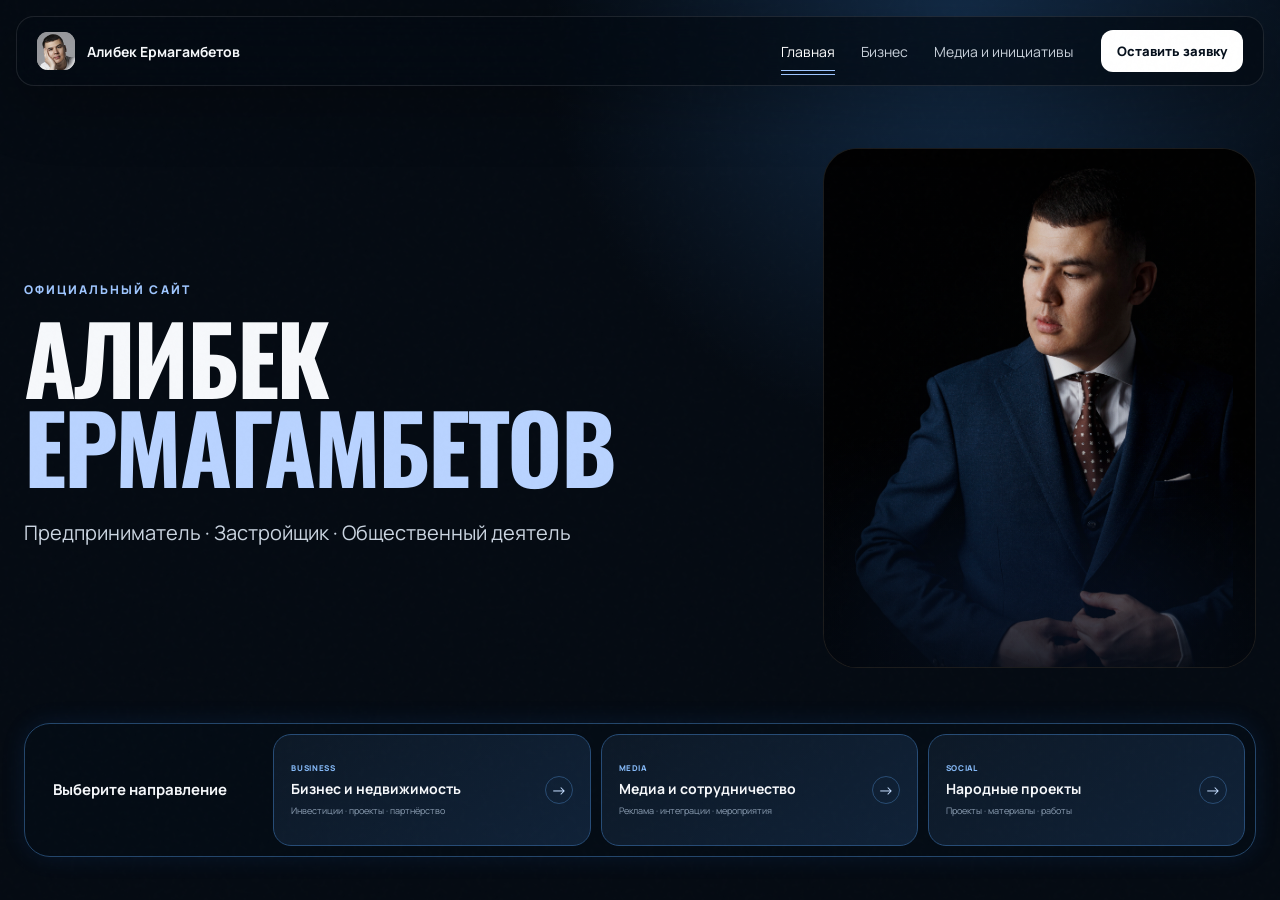
<file: index.html>
<!doctype html>
<html lang="ru">
<head>
  <meta charset="utf-8" />
  <meta name="viewport" content="width=device-width, initial-scale=1" />
  <meta name="description" content="Алибек Ермагамбетов — предприниматель, застройщик и общественный деятель. Официальный сайт, проекты, медиа и сотрудничество." />
  <meta name="theme-color" content="#07111f" />
  <title>Алибек Ермагамбетов — официальный сайт</title>
  <link rel="preconnect" href="https://fonts.googleapis.com">
  <link rel="preconnect" href="https://fonts.gstatic.com" crossorigin>
  <link href="https://fonts.googleapis.com/css2?family=Manrope:wght@400;500;600;700;800&family=Oswald:wght@500;600;700&display=swap" rel="stylesheet">
  <link rel="stylesheet" href="styles.css" />
</head>
<body data-page="home">
  <div class="noise" aria-hidden="true"></div>
  <header class="site-header">
    <a class="brand" href="/" aria-label="На главную"><span class="brand-mark brand-portrait"><img src="/assets/header-portrait-5502.jpg" alt="" width="480" height="720"></span><span class="brand-name">Алибек Ермагамбетов</span></a>
    <nav class="desktop-nav" aria-label="Основная навигация">
      <a data-nav="home" href="/">Главная</a>
      <a data-nav="projects" href="/projects">Бизнес</a>
      <a data-nav="media" href="/media">Медиа и инициативы</a>
    </nav>
    <a class="header-cta" href="/cooperation#brief">Оставить заявку</a>
    <button class="menu-button" type="button" aria-label="Открыть меню" aria-expanded="false">☰</button>
  </header>

  <main>
    <section class="hero section-shell">
      <div class="hero-copy reveal">
        <p class="eyebrow">Официальный сайт</p>
        <h1>АЛИБЕК<br><span>ЕРМАГАМБЕТОВ</span></h1>
        <p class="hero-lead">Предприниматель · Застройщик · Общественный деятель</p>

      </div>
      <div class="hero-visual reveal delay-1">
        <div class="hero-image-wrap"><img src="assets/hero-portrait-2877.jpg" alt="Алибек Ермагамбетов" /><div class="hero-image-glow"></div></div>
      </div>
    </section>

    <nav class="direction-bar section-shell" aria-label="Выберите направление">
      <strong class="direction-heading">Выберите направление</strong>
      <a class="direction-link" href="/cooperation?direction=business#commonFields"><span class="direction-tag">BUSINESS</span><strong>Бизнес и недвижимость</strong><span class="direction-description">Инвестиции · проекты · партнёрство</span><span class="direction-arrow" aria-hidden="true">→</span></a>
      <a class="direction-link" href="/cooperation?direction=cooperation#commonFields"><span class="direction-tag">MEDIA</span><strong>Медиа и сотрудничество</strong><span class="direction-description">Реклама · интеграции · мероприятия</span><span class="direction-arrow" aria-hidden="true">→</span></a>
      <a class="direction-link" href="/cooperation?direction=narodnoe#commonFields"><span class="direction-tag">SOCIAL</span><strong>Народные проекты</strong><span class="direction-description">Проекты · материалы · работы</span><span class="direction-arrow" aria-hidden="true">→</span></a>
    </nav>

  </main>

  <script src="site-config.js"></script><script src="script.js"></script>
</body>
</html>
</file>
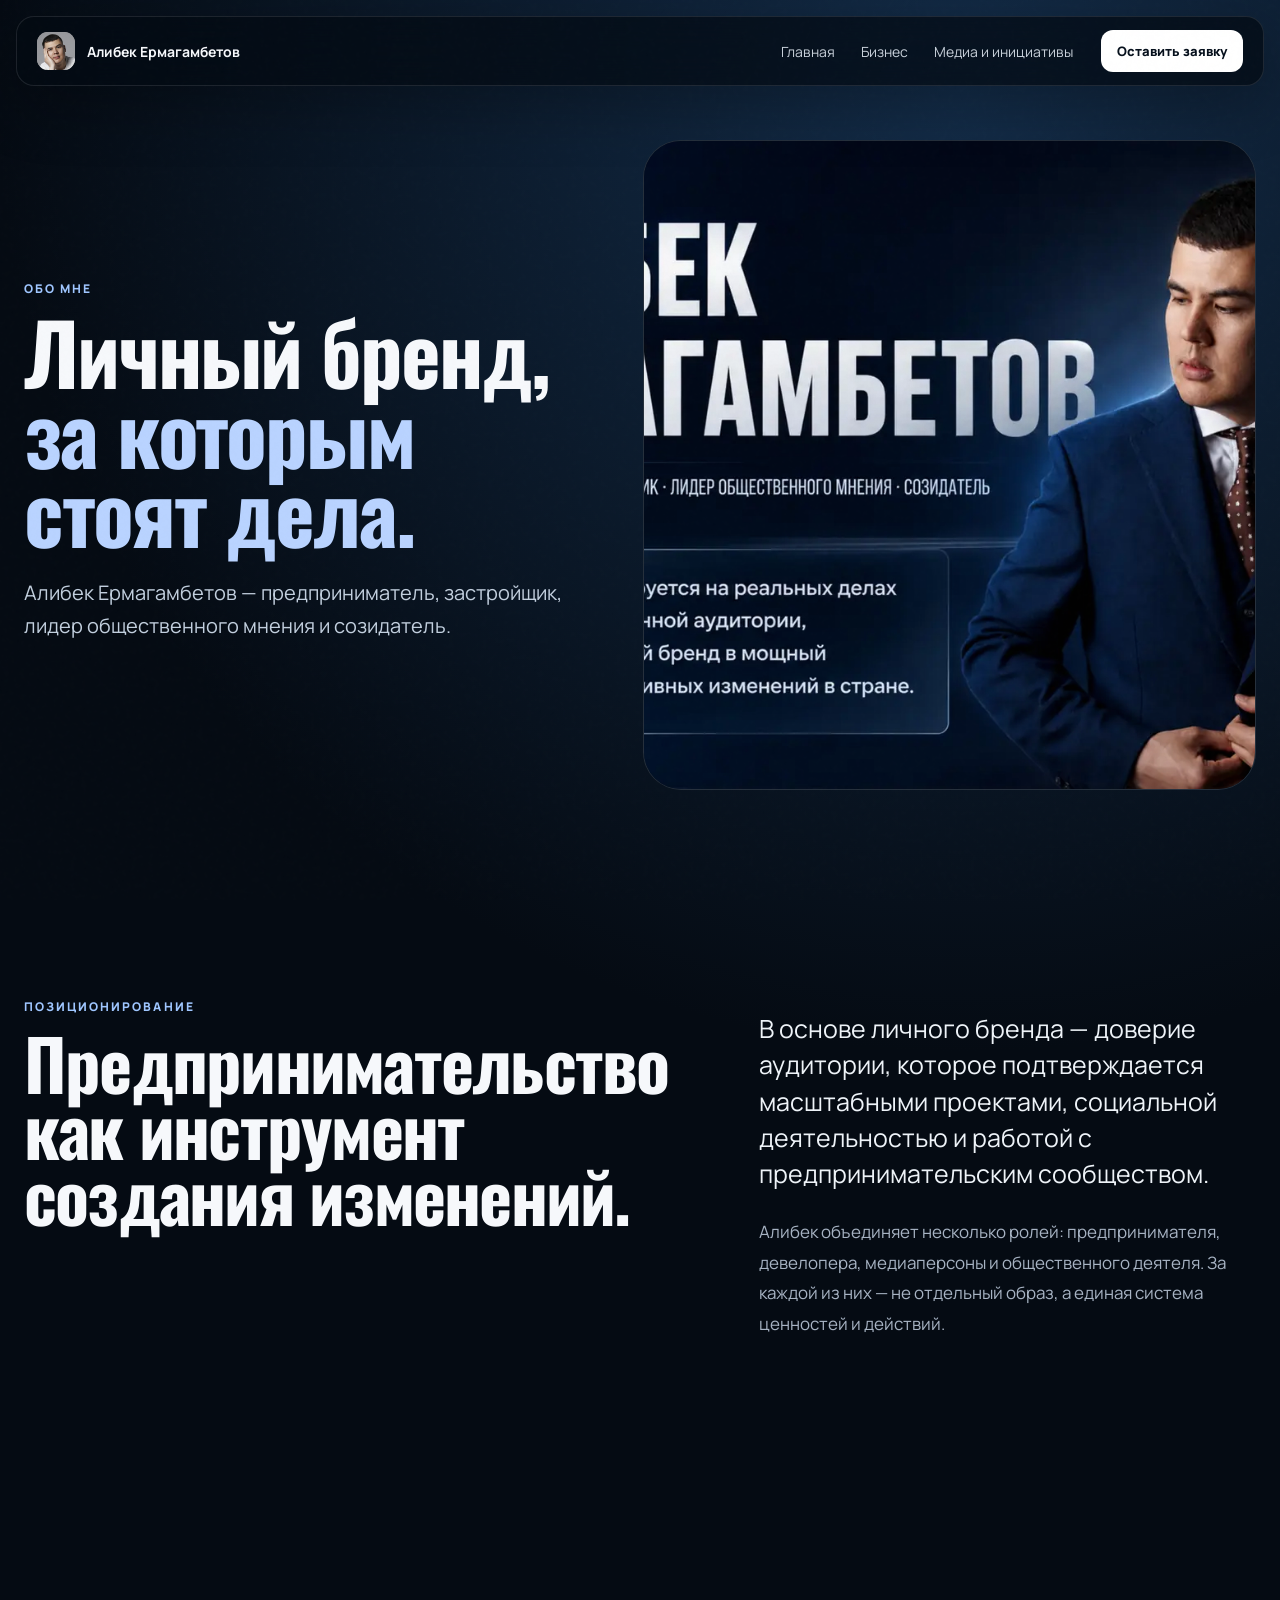
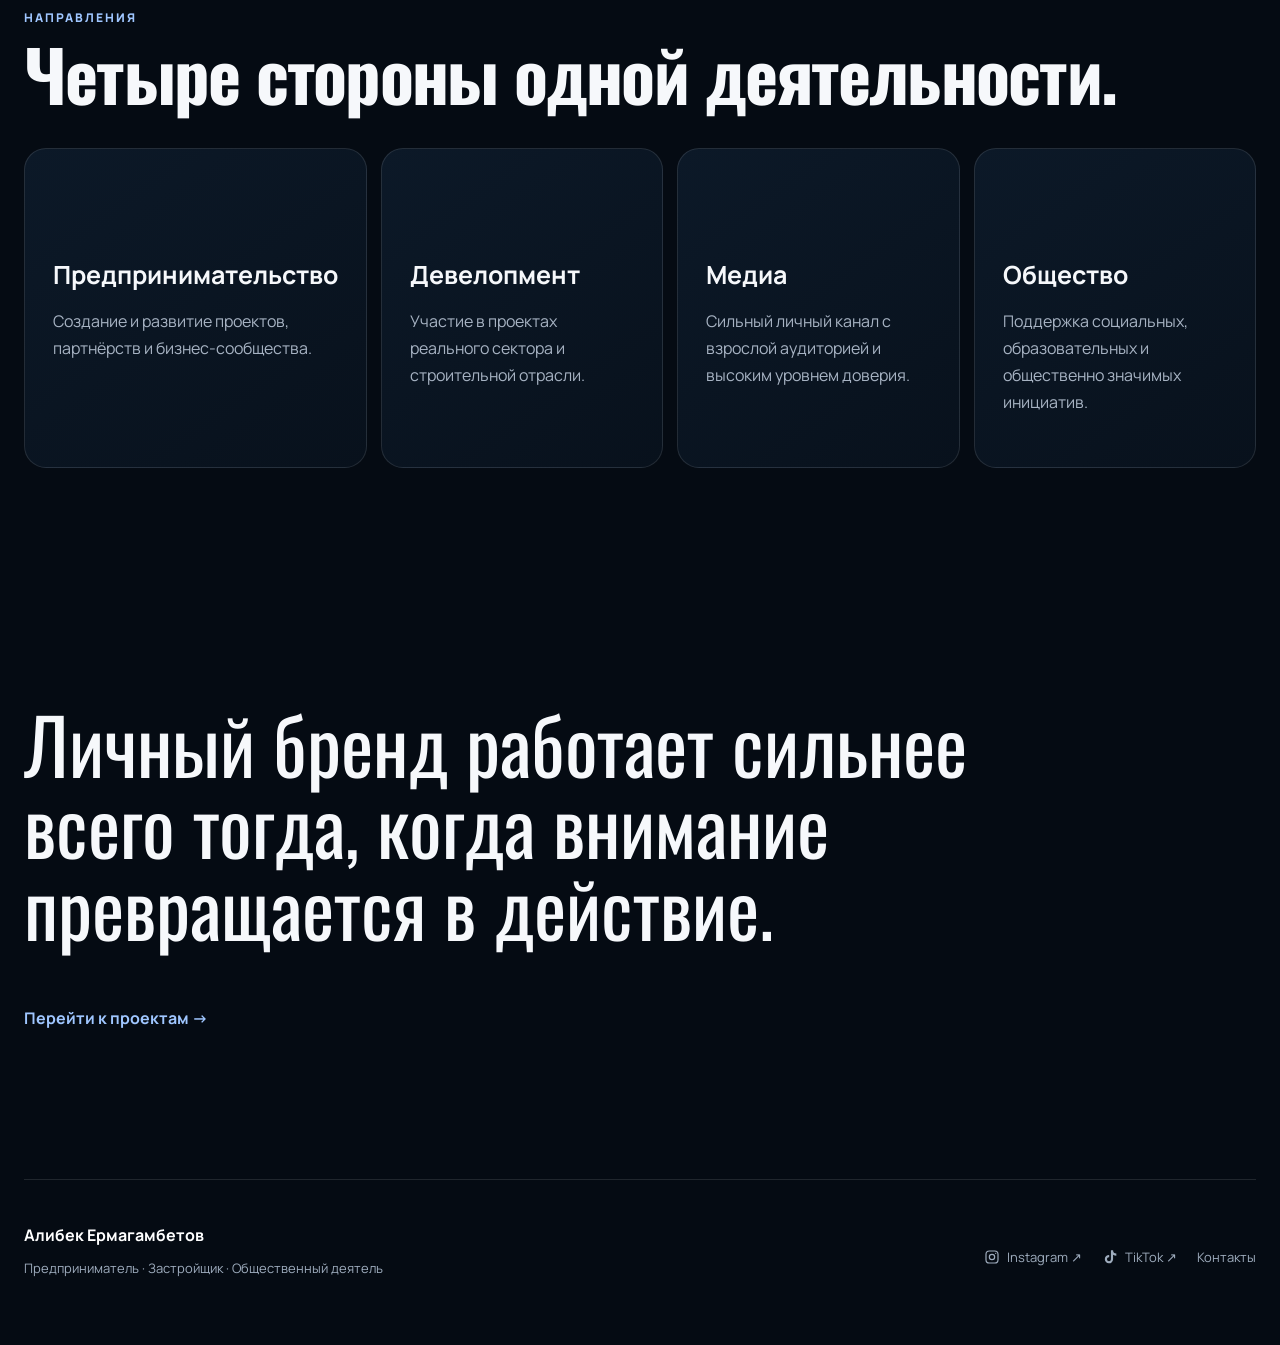
<file: about.html>
<!doctype html>
<html lang="ru"><head><meta charset="utf-8"><meta name="viewport" content="width=device-width,initial-scale=1"><meta name="theme-color" content="#07111f"><meta name="description" content="Об Алибекe Ермагамбетове — предпринимателе, застройщике и общественном деятеле."><title>Обо мне — Алибек Ермагамбетов</title><link rel="preconnect" href="https://fonts.googleapis.com"><link rel="preconnect" href="https://fonts.gstatic.com" crossorigin><link href="https://fonts.googleapis.com/css2?family=Manrope:wght@400;500;600;700;800&family=Oswald:wght@500;600;700&display=swap" rel="stylesheet"><link rel="stylesheet" href="styles.css"></head>
<body data-page="about"><div class="noise"></div>
<header class="site-header"><a class="brand" href="/"><span class="brand-mark brand-portrait"><img src="/assets/header-portrait-5502.jpg" alt="" width="480" height="720"></span><span class="brand-name">Алибек Ермагамбетов</span></a><nav class="desktop-nav" aria-label="Основная навигация">
      <a data-nav="home" href="/">Главная</a>
      <a data-nav="projects" href="/projects">Бизнес</a>
      <a data-nav="media" href="/media">Медиа и инициативы</a>
    </nav><a class="header-cta" href="/cooperation#brief">Оставить заявку</a><button class="menu-button" type="button" aria-label="Открыть меню" aria-expanded="false">☰</button></header>
<main>
<section class="page-hero section-shell"><div class="page-hero-copy reveal"><p class="eyebrow">Обо мне</p><h1>Личный бренд,<br><span>за которым стоят дела.</span></h1><p>Алибек Ермагамбетов — предприниматель, застройщик, лидер общественного мнения и созидатель.</p></div><div class="page-hero-image reveal delay-1"><img src="assets/media-kit-page-4.webp" alt="Алибек Ермагамбетов"></div></section>
<section class="section section-shell story-grid"><div class="section-heading reveal"><p class="eyebrow">Позиционирование</p><h2>Предпринимательство как инструмент создания изменений.</h2></div><div class="story-copy reveal delay-1"><p class="lead">В основе личного бренда — доверие аудитории, которое подтверждается масштабными проектами, социальной деятельностью и работой с предпринимательским сообществом.</p><p>Алибек объединяет несколько ролей: предпринимателя, девелопера, медиаперсоны и общественного деятеля. За каждой из них — не отдельный образ, а единая система ценностей и действий.</p></div></section>
<section class="section section-shell"><div class="section-heading reveal"><p class="eyebrow">Направления</p><h2>Четыре стороны одной деятельности.</h2></div><div class="values-grid"><article class="value-card reveal"><span></span><h3>Предпринимательство</h3><p>Создание и развитие проектов, партнёрств и бизнес-сообщества.</p></article><article class="value-card reveal delay-1"><span></span><h3>Девелопмент</h3><p>Участие в проектах реального сектора и строительной отрасли.</p></article><article class="value-card reveal delay-2"><span></span><h3>Медиа</h3><p>Сильный личный канал с взрослой аудиторией и высоким уровнем доверия.</p></article><article class="value-card reveal delay-3"><span></span><h3>Общество</h3><p>Поддержка социальных, образовательных и общественно значимых инициатив.</p></article></div></section>
<section class="section section-shell quote-section"><blockquote>Личный бренд работает сильнее всего тогда, когда внимание превращается в действие.</blockquote><a class="text-link" href="/projects">Перейти к проектам →</a></section>
</main>
<footer class="footer section-shell"><div><strong>Алибек Ермагамбетов</strong><p>Предприниматель · Застройщик · Общественный деятель</p></div><div class="footer-links"><a id="footerInstagram" href="#"><svg class="footer-social-icon" viewBox="0 0 24 24" fill="none" stroke="currentColor" stroke-width="1.8" aria-hidden="true"><rect x="3" y="3" width="18" height="18" rx="5"/><circle cx="12" cy="12" r="4"/><circle cx="17.5" cy="6.5" r="1" fill="currentColor" stroke="none"/></svg><span>Instagram ↗</span></a><a id="footerTikTok" href="#"><svg class="footer-social-icon" viewBox="0 0 24 24" fill="currentColor" aria-hidden="true"><path d="M16.6 2h-3.2v13.3a3 3 0 1 1-2.6-3V9.1a6.2 6.2 0 1 0 5.8 6.2V8.5a8.3 8.3 0 0 0 4.9 1.6V6.9A5 5 0 0 1 16.6 2Z"/></svg><span>TikTok ↗</span></a><a href="/cooperation">Контакты</a></div></footer><script src="site-config.js"></script><script src="script.js"></script></body></html>
</file>
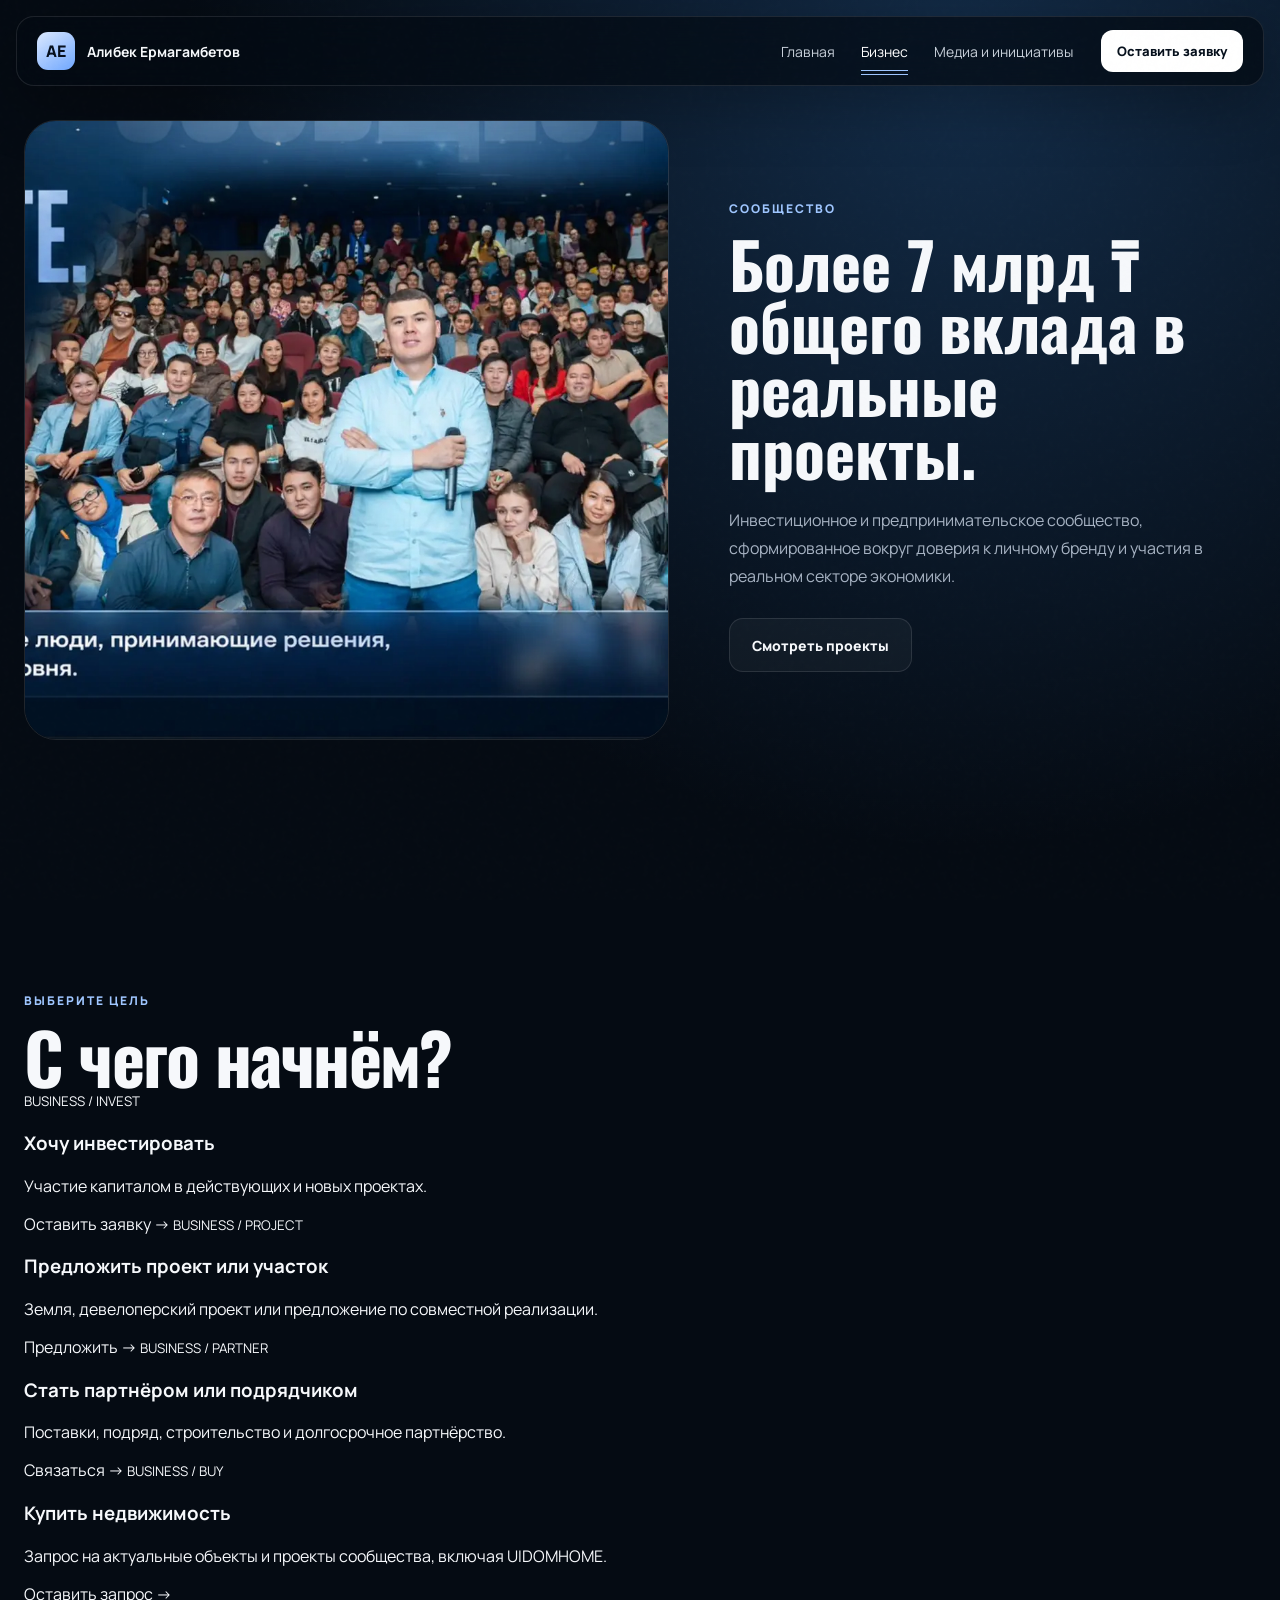
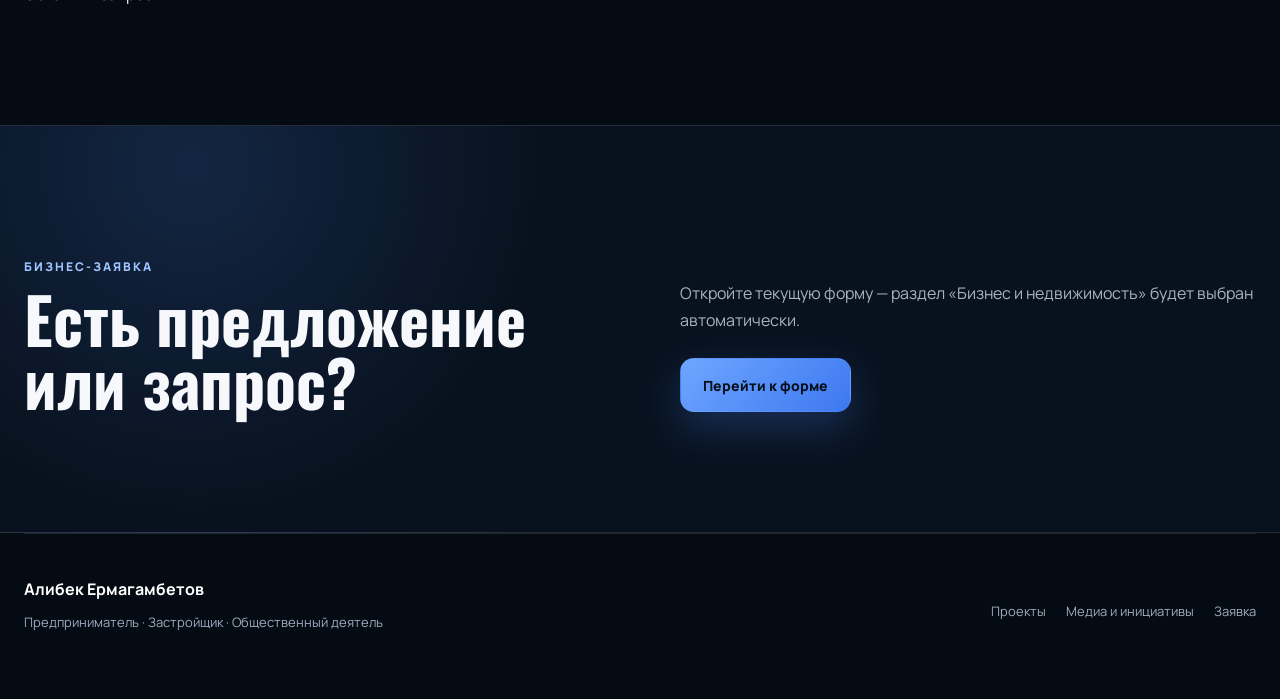
<file: business.html>
<!doctype html>
<html lang="ru"><head><meta charset="utf-8"><meta name="viewport" content="width=device-width,initial-scale=1"><meta name="theme-color" content="#07111f"><meta name="description" content="Бизнес, инвестиции и недвижимость — Алибек Ермагамбетов."><title>Бизнес и недвижимость — Алибек Ермагамбетов</title><link rel="preconnect" href="https://fonts.googleapis.com"><link rel="preconnect" href="https://fonts.gstatic.com" crossorigin><link href="https://fonts.googleapis.com/css2?family=Manrope:wght@400;500;600;700;800&family=Oswald:wght@500;600;700&display=swap" rel="stylesheet"><link rel="stylesheet" href="styles.css"></head>
<body data-page="business"><div class="noise"></div>
<header class="site-header"><a class="brand" href="/"><span class="brand-mark">AE</span><span class="brand-name">Алибек Ермагамбетов</span></a><nav class="desktop-nav"><a data-nav="home" href="/">Главная</a><a data-nav="business" href="/business">Бизнес</a><a data-nav="media" href="/media">Медиа и инициативы</a></nav><a class="header-cta" href="/cooperation?type=business#brief">Оставить заявку</a><button class="menu-button" type="button" aria-label="Открыть меню" aria-expanded="false">☰</button></header>
<main>
<section class="section section-shell home-feature business-first-feature">
      <div class="home-feature-image reveal"><img src="assets/community.webp" alt="Сообщество Алибекa Ермагамбетова"></div>
      <div class="home-feature-copy reveal delay-1"><p class="eyebrow">Сообщество</p><h2>Более 7 млрд ₸ общего вклада в реальные проекты.</h2><p>Инвестиционное и предпринимательское сообщество, сформированное вокруг доверия к личному бренду и участия в реальном секторе экономики.</p><a class="btn btn-secondary" href="/projects">Смотреть проекты</a></div>
    </section>




<section class="section section-shell direction-detail-actions">
  <div class="section-heading reveal"><div><p class="eyebrow">Выберите цель</p><h2>С чего начнём?</h2></div></div>
  <div class="detail-action-grid">
    <a href="/cooperation?type=business&focus=invest#brief"><small>BUSINESS / INVEST</small><h3>Хочу инвестировать</h3><p>Участие капиталом в действующих и новых проектах.</p><span>Оставить заявку →</span></a>
    <a href="/cooperation?type=business&focus=project#brief"><small>BUSINESS / PROJECT</small><h3>Предложить проект или участок</h3><p>Земля, девелоперский проект или предложение по совместной реализации.</p><span>Предложить →</span></a>
    <a href="/cooperation?type=business&focus=contractor#brief"><small>BUSINESS / PARTNER</small><h3>Стать партнёром или подрядчиком</h3><p>Поставки, подряд, строительство и долгосрочное партнёрство.</p><span>Связаться →</span></a>
    <a href="/cooperation?type=business&focus=buy#brief"><small>BUSINESS / BUY</small><h3>Купить недвижимость</h3><p>Запрос на актуальные объекты и проекты сообщества, включая UIDOMHOME.</p><span>Оставить запрос →</span></a>
  </div>
</section>





<section class="section cta-band"><div class="section-shell cta-band-inner reveal"><div><p class="eyebrow">Бизнес-заявка</p><h2>Есть предложение или запрос?</h2></div><div><p>Откройте текущую форму — раздел «Бизнес и недвижимость» будет выбран автоматически.</p><a class="btn btn-primary" href="/cooperation?type=business#brief">Перейти к форме</a></div></div></section>
</main>
<footer class="footer section-shell"><div><strong>Алибек Ермагамбетов</strong><p>Предприниматель · Застройщик · Общественный деятель</p></div><div class="footer-links"><a href="/projects">Проекты</a><a href="/media">Медиа и инициативы</a><a href="/cooperation?type=business#brief">Заявка</a></div></footer><script src="site-config.js"></script><script src="script.js"></script></body></html>
</file>
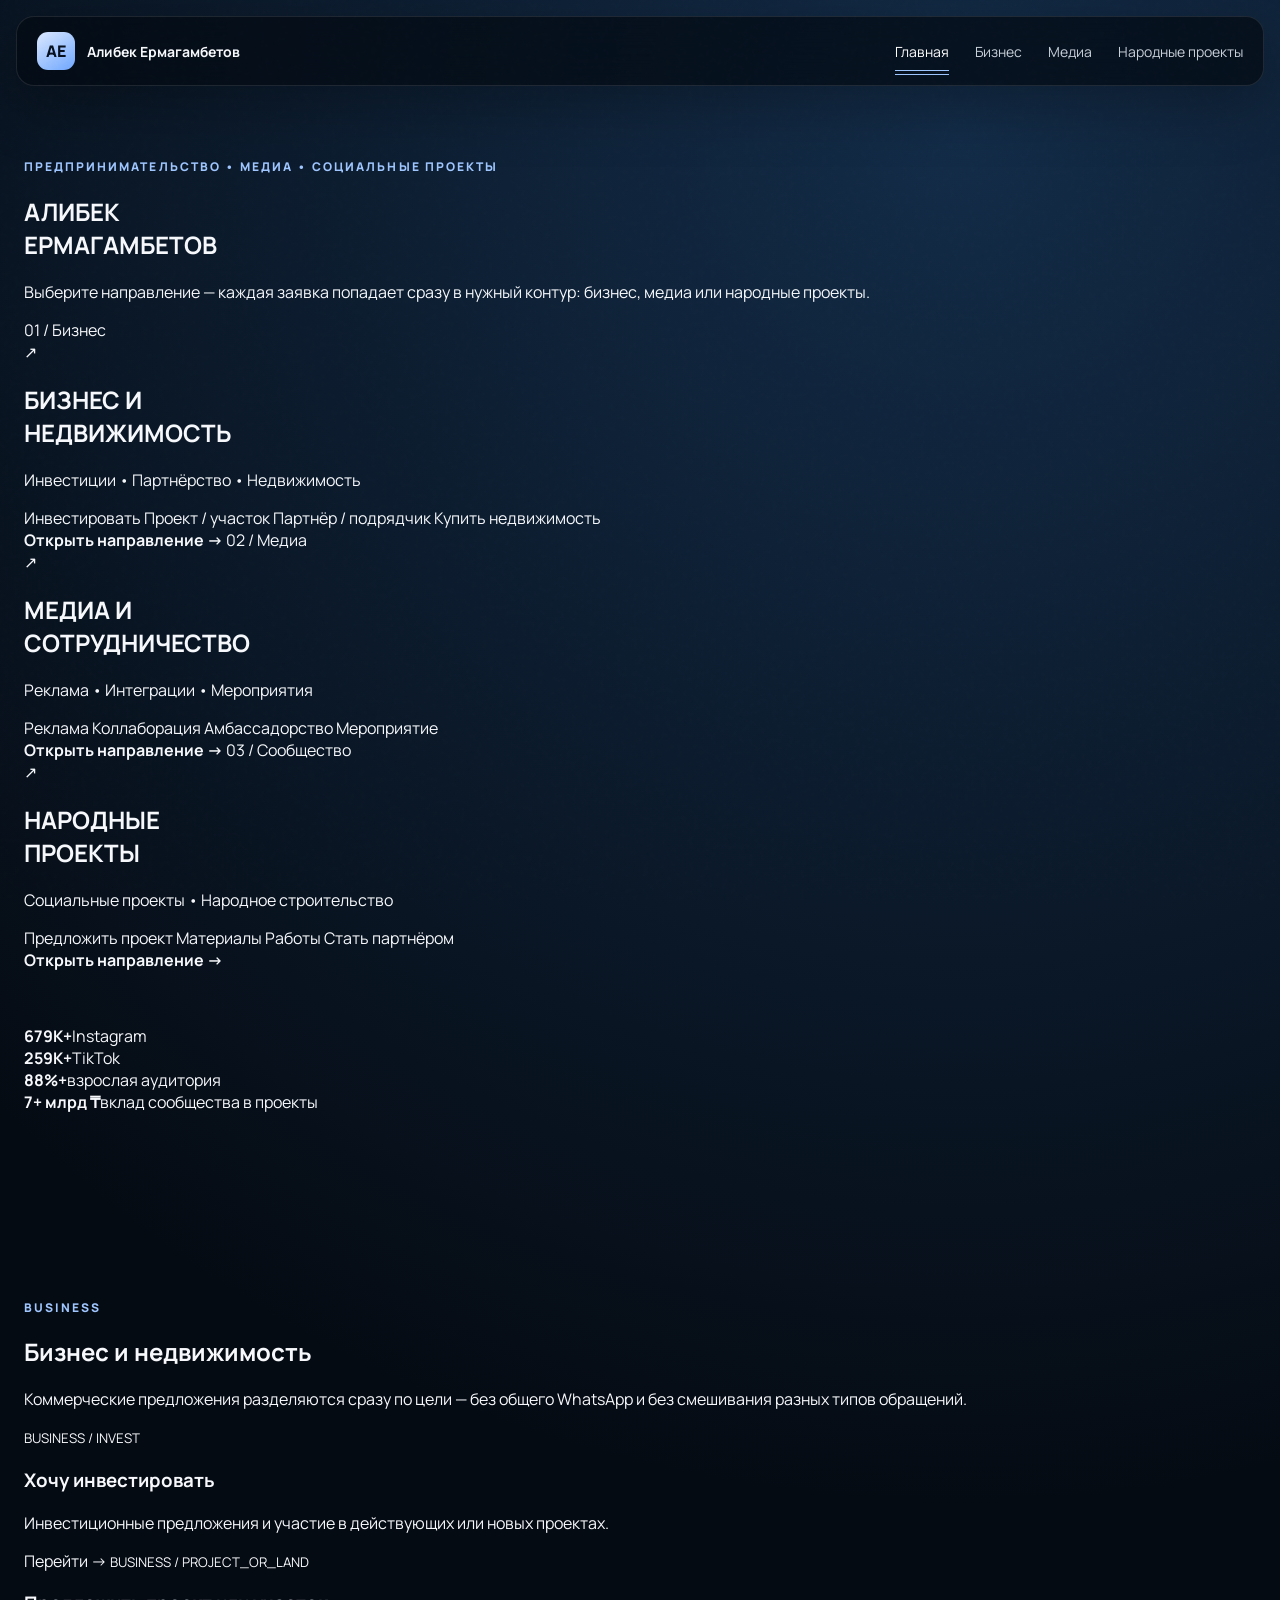
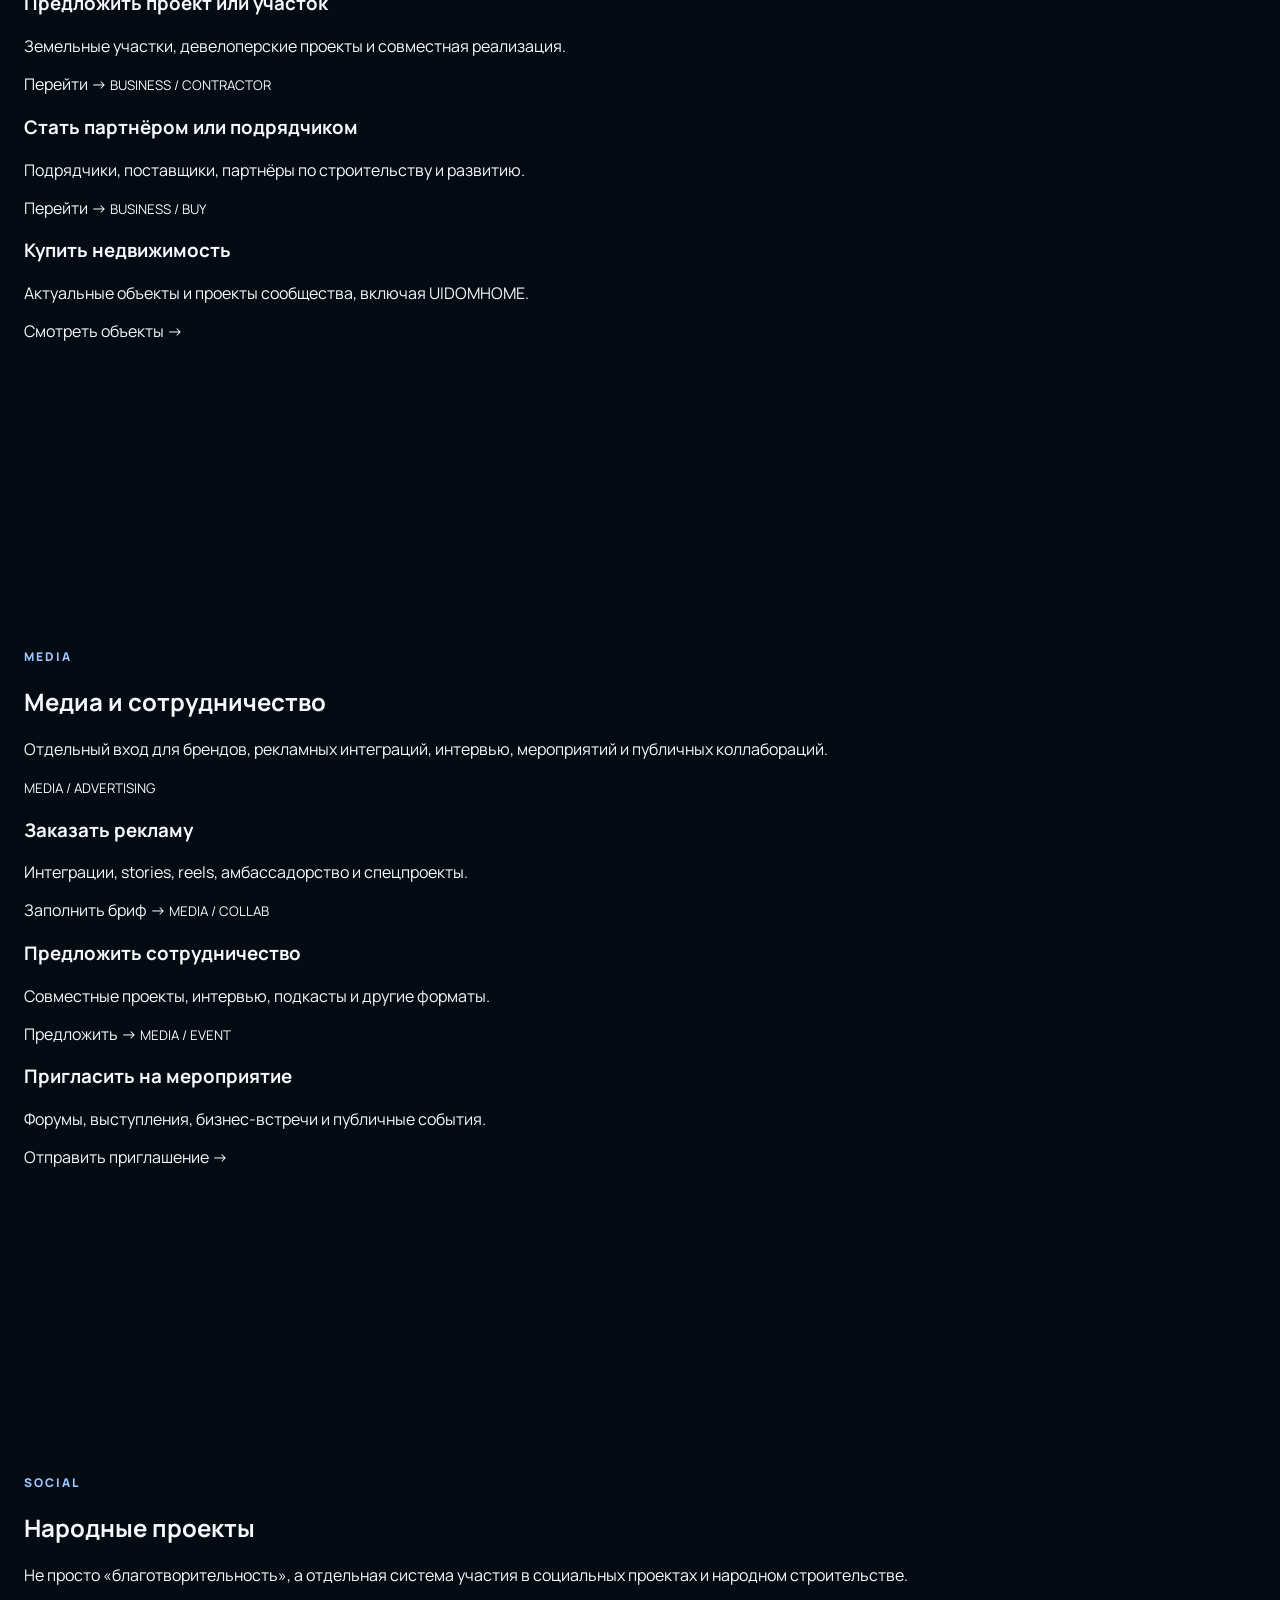
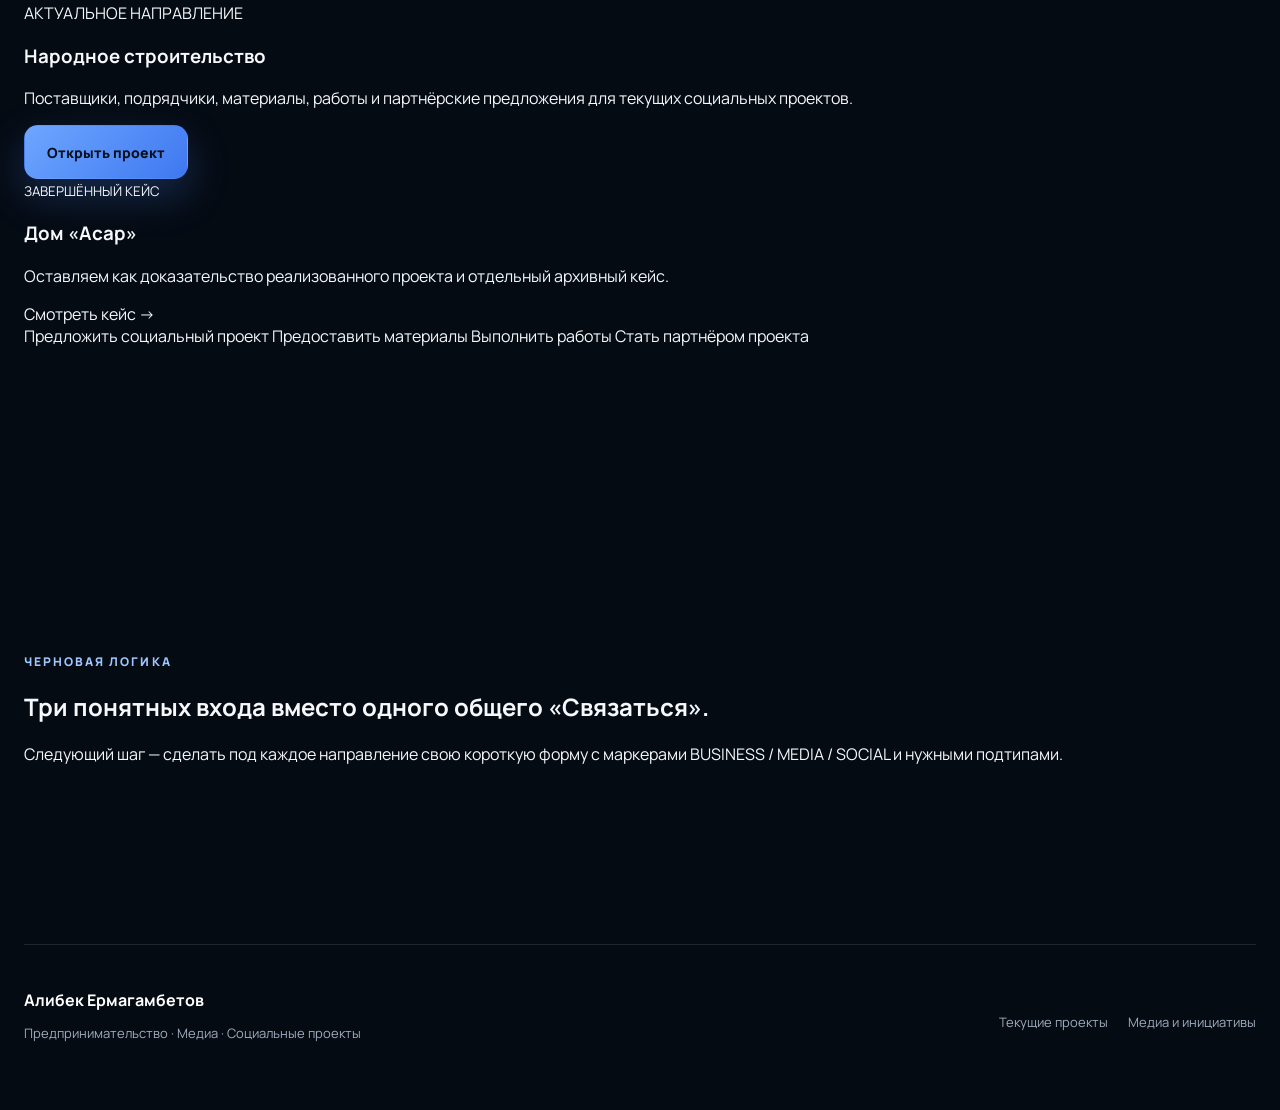
<file: concept.html>
<!doctype html>
<html lang="ru">
<head>
  <meta charset="utf-8" />
  <meta name="viewport" content="width=device-width, initial-scale=1" />
  <meta name="description" content="Черновая концепция новой главной страницы Алибек Ермагамбетов." />
  <meta name="theme-color" content="#07111f" />
  <title>Алибек Ермагамбетов — концепт новой главной</title>
  <link rel="preconnect" href="https://fonts.googleapis.com">
  <link rel="preconnect" href="https://fonts.gstatic.com" crossorigin>
  <link href="https://fonts.googleapis.com/css2?family=Manrope:wght@400;500;600;700;800&family=Oswald:wght@500;600;700&display=swap" rel="stylesheet">
  <link rel="stylesheet" href="styles.css" />
</head>
<body data-page="home" class="concept-page">
  <div class="noise" aria-hidden="true"></div>

  <header class="site-header concept-header">
    <a class="brand" href="/concept" aria-label="На главную">
      <span class="brand-mark">AE</span>
      <span class="brand-name">Алибек Ермагамбетов</span>
    </a>
    <nav class="desktop-nav" aria-label="Основная навигация">
      <a class="active" href="/concept">Главная</a>
      <a href="#business">Бизнес</a>
      <a href="#media">Медиа</a>
      <a href="#social">Народные проекты</a>
      
    </nav>
    <button class="menu-button" type="button" aria-label="Открыть меню" aria-expanded="false">☰</button>
  </header>

  <main>
    <section class="concept-hero section-shell">
      <div class="concept-hero-top reveal visible">
        <p class="eyebrow">Предпринимательство • Медиа • Социальные проекты</p>
        <h1>АЛИБЕК<br><span>ЕРМАГАМБЕТОВ</span></h1>
        <p class="concept-lead">Выберите направление — каждая заявка попадает сразу в нужный контур: бизнес, медиа или народные проекты.</p>
      </div>

      <div class="concept-entry-grid" aria-label="Основные направления">
        <a class="concept-entry concept-business reveal visible" href="#business">
          <span class="concept-entry-kicker">01 / Бизнес</span>
          <div class="concept-entry-icon">↗</div>
          <h2>БИЗНЕС И<br>НЕДВИЖИМОСТЬ</h2>
          <p>Инвестиции • Партнёрство • Недвижимость</p>
          <div class="concept-tags">
            <span>Инвестировать</span>
            <span>Проект / участок</span>
            <span>Партнёр / подрядчик</span>
            <span>Купить недвижимость</span>
          </div>
          <strong>Открыть направление →</strong>
        </a>

        <a class="concept-entry concept-media reveal visible" href="#media">
          <span class="concept-entry-kicker">02 / Медиа</span>
          <div class="concept-entry-icon">↗</div>
          <h2>МЕДИА И<br>СОТРУДНИЧЕСТВО</h2>
          <p>Реклама • Интеграции • Мероприятия</p>
          <div class="concept-tags">
            <span>Реклама</span>
            <span>Коллаборация</span>
            <span>Амбассадорство</span>
            <span>Мероприятие</span>
          </div>
          <strong>Открыть направление →</strong>
        </a>

        <a class="concept-entry concept-social reveal visible" href="#social">
          <span class="concept-entry-kicker">03 / Сообщество</span>
          <div class="concept-entry-icon">↗</div>
          <h2>НАРОДНЫЕ<br>ПРОЕКТЫ</h2>
          <p>Социальные проекты • Народное строительство</p>
          <div class="concept-tags">
            <span>Предложить проект</span>
            <span>Материалы</span>
            <span>Работы</span>
            <span>Стать партнёром</span>
          </div>
          <strong>Открыть направление →</strong>
        </a>
      </div>
    </section>

    <section class="concept-proof">
      <div class="section-shell concept-proof-grid">
        <div><strong>679K+</strong><span>Instagram</span></div>
        <div><strong>259K+</strong><span>TikTok</span></div>
        <div><strong>88%+</strong><span>взрослая аудитория</span></div>
        <div><strong>7+ млрд ₸</strong><span>вклад сообщества в проекты</span></div>
      </div>
    </section>

    <section id="business" class="section section-shell concept-flow">
      <div class="concept-flow-heading">
        <div>
          <p class="eyebrow">BUSINESS</p>
          <h2>Бизнес и недвижимость</h2>
        </div>
        <p>Коммерческие предложения разделяются сразу по цели — без общего WhatsApp и без смешивания разных типов обращений.</p>
      </div>
      <div class="concept-choice-grid">
        <a href="/cooperation#brief"><small>BUSINESS / INVEST</small><h3>Хочу инвестировать</h3><p>Инвестиционные предложения и участие в действующих или новых проектах.</p><span>Перейти →</span></a>
        <a href="/cooperation#brief"><small>BUSINESS / PROJECT_OR_LAND</small><h3>Предложить проект или участок</h3><p>Земельные участки, девелоперские проекты и совместная реализация.</p><span>Перейти →</span></a>
        <a href="/cooperation#brief"><small>BUSINESS / CONTRACTOR</small><h3>Стать партнёром или подрядчиком</h3><p>Подрядчики, поставщики, партнёры по строительству и развитию.</p><span>Перейти →</span></a>
        <a href="/projects"><small>BUSINESS / BUY</small><h3>Купить недвижимость</h3><p>Актуальные объекты и проекты сообщества, включая UIDOMHOME.</p><span>Смотреть объекты →</span></a>
      </div>
    </section>

    <section id="media" class="section concept-flow concept-flow-dark">
      <div class="section-shell">
        <div class="concept-flow-heading">
          <div>
            <p class="eyebrow">MEDIA</p>
            <h2>Медиа и сотрудничество</h2>
          </div>
          <p>Отдельный вход для брендов, рекламных интеграций, интервью, мероприятий и публичных коллабораций.</p>
        </div>
        <div class="concept-choice-grid concept-choice-grid-3">
          <a href="/cooperation#brief"><small>MEDIA / ADVERTISING</small><h3>Заказать рекламу</h3><p>Интеграции, stories, reels, амбассадорство и спецпроекты.</p><span>Заполнить бриф →</span></a>
          <a href="/cooperation#brief"><small>MEDIA / COLLAB</small><h3>Предложить сотрудничество</h3><p>Совместные проекты, интервью, подкасты и другие форматы.</p><span>Предложить →</span></a>
          <a href="/cooperation#brief"><small>MEDIA / EVENT</small><h3>Пригласить на мероприятие</h3><p>Форумы, выступления, бизнес-встречи и публичные события.</p><span>Отправить приглашение →</span></a>
        </div>
      </div>
    </section>

    <section id="social" class="section section-shell concept-flow">
      <div class="concept-flow-heading">
        <div>
          <p class="eyebrow">SOCIAL</p>
          <h2>Народные проекты</h2>
        </div>
        <p>Не просто «благотворительность», а отдельная система участия в социальных проектах и народном строительстве.</p>
      </div>
      <div class="concept-social-feature">
        <div>
          <span>АКТУАЛЬНОЕ НАПРАВЛЕНИЕ</span>
          <h3>Народное строительство</h3>
          <p>Поставщики, подрядчики, материалы, работы и партнёрские предложения для текущих социальных проектов.</p>
          <a class="btn btn-primary" href="/project-narodnoe">Открыть проект</a>
        </div>
        <div class="concept-social-case">
          <small>ЗАВЕРШЁННЫЙ КЕЙС</small>
          <h3>Дом «Асар»</h3>
          <p>Оставляем как доказательство реализованного проекта и отдельный архивный кейс.</p>
          <a href="/project-asar">Смотреть кейс →</a>
        </div>
      </div>
      <div class="concept-social-actions">
        <span>Предложить социальный проект</span>
        <span>Предоставить материалы</span>
        <span>Выполнить работы</span>
        <span>Стать партнёром проекта</span>
      </div>
    </section>

    <section class="section concept-closing">
      <div class="section-shell">
        <p class="eyebrow">Черновая логика</p>
        <h2>Три понятных входа вместо одного общего «Связаться».</h2>
        <p>Следующий шаг — сделать под каждое направление свою короткую форму с маркерами BUSINESS / MEDIA / SOCIAL и нужными подтипами.</p>
      </div>
    </section>
  </main>

  <footer class="footer section-shell">
    <div><strong>Алибек Ермагамбетов</strong><p>Предпринимательство · Медиа · Социальные проекты</p></div>
    <div class="footer-links"><a href="/projects">Текущие проекты</a><a href="/media">Медиа и инициативы</a></div>
  </footer>

  <script src="script.js"></script>
</body>
</html>
</file>
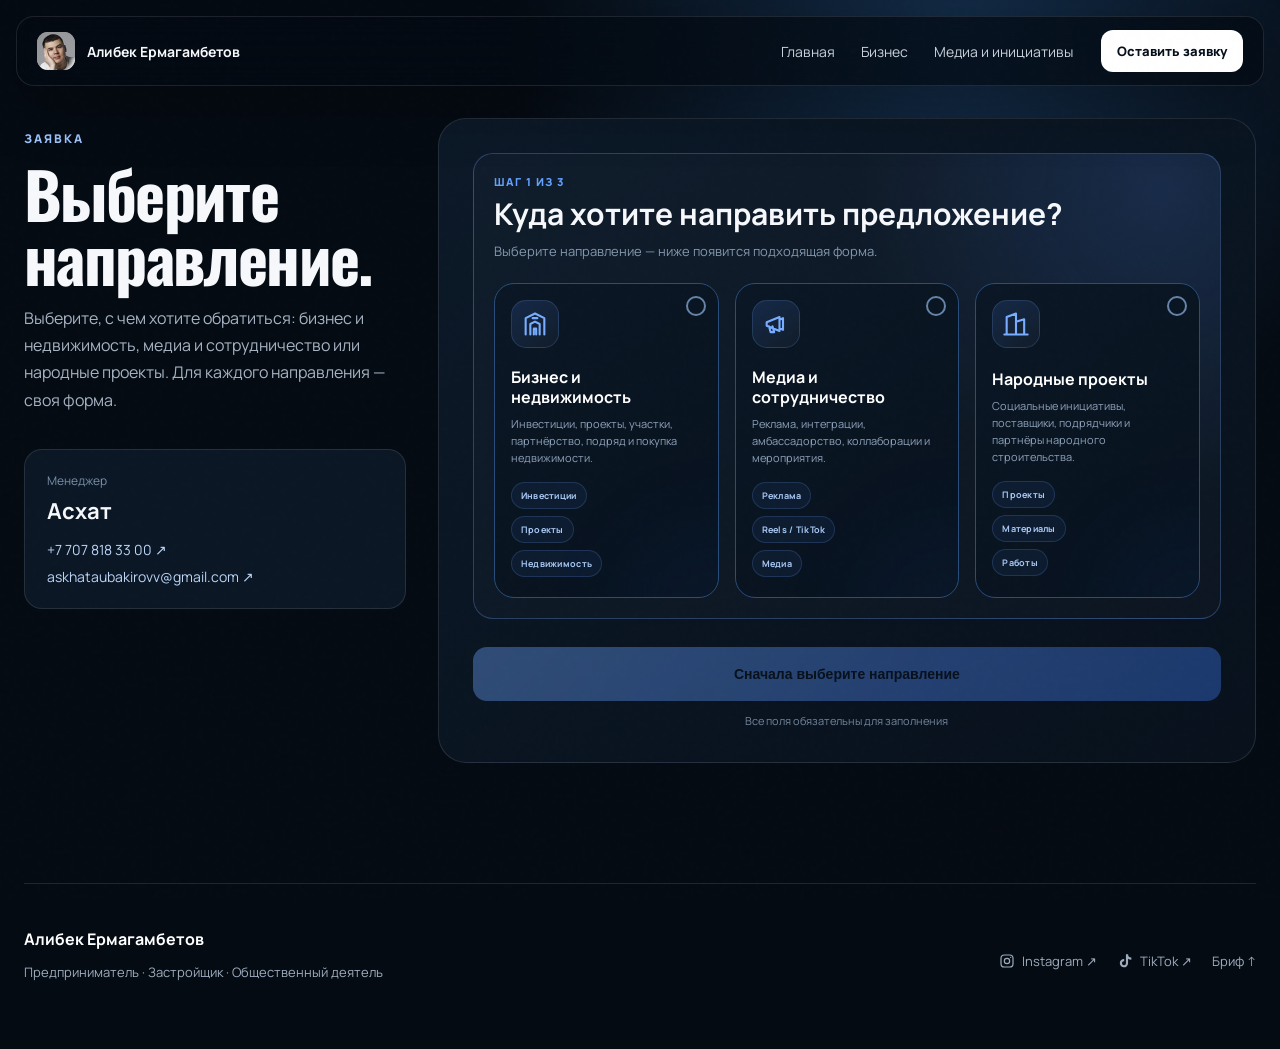
<file: cooperation.html>
<!doctype html>
<html lang="ru"><head><meta charset="utf-8"><meta name="viewport" content="width=device-width,initial-scale=1"><meta name="theme-color" content="#07111f"><meta name="description" content="Сотрудничество и рекламные интеграции с Алибеком Ермагамбетовым."><title>Оставить заявку — Алибек Ермагамбетов</title><link rel="preconnect" href="https://fonts.googleapis.com"><link rel="preconnect" href="https://fonts.gstatic.com" crossorigin><link href="https://fonts.googleapis.com/css2?family=Manrope:wght@400;500;600;700;800&family=Oswald:wght@500;600;700&display=swap" rel="stylesheet"><link rel="stylesheet" href="styles.css"><style>body[data-page="cooperation"] .page-hero-image img{object-position:center top}</style></head>
<body data-page="cooperation"><div class="noise"></div>
<header class="site-header"><a class="brand" href="/"><span class="brand-mark brand-portrait"><img src="/assets/header-portrait-5502.jpg" alt="" width="480" height="720"></span><span class="brand-name">Алибек Ермагамбетов</span></a><nav class="desktop-nav" aria-label="Основная навигация">
      <a data-nav="home" href="/">Главная</a>
      <a data-nav="projects" href="/projects">Бизнес</a>
      <a data-nav="media" href="/media">Медиа и инициативы</a>
    </nav><a class="header-cta" href="#brief">Оставить заявку</a><button class="menu-button" type="button" aria-label="Открыть меню" aria-expanded="false">☰</button></header>
<main>
<section id="brief" class="section section-shell brief-section">
  <div class="brief-intro reveal">
    <p class="eyebrow">Заявка</p>
    <h1>Выберите<br>направление.</h1>
    <p>Выберите, с чем хотите обратиться: бизнес и недвижимость, медиа и сотрудничество или народные проекты. Для каждого направления — своя форма.</p>
    <div class="manager-card">
      <span>Менеджер</span>
      <strong id="managerName">Асхат</strong>
      <a id="managerPhoneLink" href="#">+7 707 818 33 00 ↗</a>
      <a id="managerEmailLink" href="#">askhataubakirovv@gmail.com ↗</a>
    </div>
  </div>

  <form id="adBriefForm" class="brief-form reveal delay-1">
    <div class="form-entry-selector direction-selector">
      <input id="submissionType" name="submissionType" type="hidden" value="">
      <div class="form-step-heading">
        <span class="form-step-kicker">Шаг 1 из 3</span>
        <h3>Куда хотите направить предложение?</h3>
        <p id="submissionHint">Выберите направление — ниже появится подходящая форма.</p>
      </div>

      <div class="direction-grid" role="radiogroup" aria-label="Направление предложения">
<button class="direction-card" type="button" data-submission-type="business" role="radio" aria-checked="false"><span class="direction-card-radio" aria-hidden="true"></span><span class="direction-card-icon" aria-hidden="true"><svg viewBox="0 0 24 24"><path d="M4 21V7l8-4 8 4v14M8 21v-9l4-2 4 2v9M10 7h4M11 21v-5h2v5"/></svg></span><span class="direction-card-copy"><strong>Бизнес и недвижимость</strong><small>Инвестиции, проекты, участки, партнёрство, подряд и покупка недвижимости.</small><span class="direction-tags"><em>Инвестиции</em><em>Проекты</em><em>Недвижимость</em></span></span></button>
<button class="direction-card" type="button" data-submission-type="cooperation" role="radio" aria-checked="false"><span class="direction-card-radio" aria-hidden="true"></span><span class="direction-card-icon" aria-hidden="true"><svg viewBox="0 0 24 24"><path d="M4 13.5v-3l11-4.5v12L4 13.5Zm11-5.2 3-1.3v10l-3-1.3M6 14l1.4 5h3L9 14"/></svg></span><span class="direction-card-copy"><strong>Медиа и сотрудничество</strong><small>Реклама, интеграции, амбассадорство, коллаборации и мероприятия.</small><span class="direction-tags"><em>Реклама</em><em>Reels / TikTok</em><em>Медиа</em></span></span></button>
<button class="direction-card" type="button" data-submission-type="narodnoe" role="radio" aria-checked="false"><span class="direction-card-radio" aria-hidden="true"></span><span class="direction-card-icon" aria-hidden="true"><svg viewBox="0 0 24 24"><path d="M4 21V6l8-3v18M12 10l7-2v13M2 21h20"/></svg></span><span class="direction-card-copy"><strong>Народные проекты</strong><small>Социальные инициативы, поставщики, подрядчики и партнёры народного строительства.</small><span class="direction-tags"><em>Проекты</em><em>Материалы</em><em>Работы</em></span></span></button>
      </div>
    </div>

    <div id="commonFields" class="form-common-fields" hidden>
      <div class="form-step-heading form-step-divider">
        <span class="form-step-kicker">Шаг 2 из 3</span>
        <h3>Информация о компании</h3>
        <p>Оставьте основные контакты — команда сможет быстро связаться с вами.</p>
      </div>
      <label><span>Компания / бренд *</span><input name="company" required placeholder="Название компании"></label>

      <div class="form-grid-2">
        <label><span>Ваше имя *</span><input name="name" required autocomplete="name" placeholder="Имя"></label>
        <label>
          <span>Телефон / WhatsApp *</span>
          <div class="phone-input-wrap">
            <b>+7</b>
            <input id="phoneInput" name="phone" type="tel" inputmode="numeric" autocomplete="tel-national" required maxlength="15" pattern="\(\d{3}\) \d{3}-\d{2}-\d{2}" placeholder="(707) 123-45-67" title="Введите 10 цифр номера">
          </div>
          <small class="field-help">+7 подставляется автоматически</small>
        </label>
      </div>

      <div class="form-grid-2">
        <label>
          <span>Email *</span>
          <input id="emailInput" name="email" type="email" inputmode="email" autocomplete="email" required pattern="^[^\s@]+@[^\s@]+\.[^\s@]+$" placeholder="name@company.kz" title="Введите корректный email, например name@company.kz">
          <small class="field-help">Нужен полный адрес с @ и доменом</small>
        </label>
        <label><span>Сайт / Instagram компании *</span><input name="brandLink" required placeholder="Ссылка или @username"></label>
      </div>
    </div>

    <div class="form-branch" data-branch="business" hidden>
      <div class="form-step-heading form-step-divider"><span class="form-step-kicker">Шаг 3 из 3</span><h3>Детали бизнес-обращения</h3><p>Выберите цель обращения и коротко опишите предложение или запрос.</p></div>
      <div class="form-branch-head"><span>Бизнес и недвижимость</span><p>Для инвестиций, проектов и участков, партнёрства, подрядчиков и покупателей недвижимости.</p></div>
      <label><span>Цель обращения *</span><select name="format" required><option value="">Выберите вариант</option><option>Инвестиции</option><option>Совместный проект</option><option>Земельный участок</option><option>Партнёрство</option><option>Подряд</option><option>Покупка недвижимости</option><option>Другое</option></select></label>
      <div class="form-grid-2"><label><span>Город / регион *</span><input name="city" required placeholder="Например, Астана"></label><label><span>Бюджет / масштаб *</span><select name="budget" required><option value="">Выберите диапазон</option><option>До 10 млн ₸</option><option>10–50 млн ₸</option><option>50–100 млн ₸</option><option>100–500 млн ₸</option><option>Более 500 млн ₸</option><option>Обсуждается</option></select></label></div>
      <label><span>Опишите запрос или предложение *</span><textarea name="message" rows="5" required placeholder="Инвестиция, объект, участок, подряд, покупка недвижимости — укажите главное"></textarea></label>
    </div>
    <div class="form-branch" data-branch="cooperation" hidden>
      <div class="form-step-heading form-step-divider">
        <span class="form-step-kicker">Шаг 3 из 3</span>
        <h3>Детали сотрудничества</h3>
        <p>Укажите формат и задачу, чтобы команда сразу поняла предложение.</p>
      </div>
      <div class="form-branch-head">
        <span>Сотрудничество / реклама</span>
        <p>Для рекламных интеграций, амбассадорства, мероприятий и спецпроектов.</p>
      </div>

      <label><span>Формат сотрудничества *</span>
        <select name="format" required>
          <option value="">Выберите формат</option>
          <option>Амбассадорство</option>
          <option>Reels / нативная интеграция</option>
          <option>Stories</option>
          <option>Участие в мероприятии</option>
          <option>Выступление</option>
          <option>Спецпроект</option>
          <option>Пока не определились</option>
        </select>
      </label>

      <div class="form-grid-2">
        <label><span>Бюджет *</span>
          <select name="budget" required>
            <option value="" selected disabled>Выберите бюджет</option>
            <option>Обсуждается</option>
            <option>до 1 млн ₸</option>
            <option>1–3 млн ₸</option>
            <option>3–5 млн ₸</option>
            <option>5–10 млн ₸</option>
            <option>10 млн+ ₸</option>
          </select>
        </label>
        <label><span>Желаемая дата *</span><input name="date" type="date" required></label>
      </div>

      <label><span>Что хотите рекламировать / какая задача? *</span>
        <textarea name="message" required rows="5" placeholder="Коротко расскажите о продукте, цели и желаемом результате"></textarea>
      </label>
    </div>

    <div class="form-branch" data-branch="narodnoe" hidden>
      <div class="form-step-heading form-step-divider">
        <span class="form-step-kicker">Шаг 3 из 3</span>
        <h3>Предложение для проекта</h3>
        <p>Расскажите, чем именно компания может помочь текущему «Народному строительству».</p>
      </div>
      <div class="form-branch-head project-branch-head">
        <span>Народные проекты</span>
        <p>Для поставщиков, подрядчиков и компаний, которые хотят предоставить материалы, работы или услуги проекту.</p>
      </div>

      <label><span>Актуальный проект *</span>
        <select name="project" required>
          <option value="Новое «Народное строительство»">Новое «Народное строительство» — в работе</option>
        </select>
      </label>

      <div class="form-grid-2">
        <label><span>Что вы предлагаете? *</span>
          <select name="supplierCategory" required>
            <option value="">Выберите сферу</option>
            <option>Кровля / крыша</option>
            <option>Напольные покрытия / паркет</option>
            <option>Мебель</option>
            <option>Окна / двери</option>
            <option>Строительные материалы</option>
            <option>Сантехника</option>
            <option>Электрика / освещение</option>
            <option>Отделочные работы</option>
            <option>Фасад / утепление</option>
            <option>Благоустройство</option>
            <option>Техника / оборудование</option>
            <option>Логистика / доставка</option>
            <option>Другое</option>
          </select>
        </label>

        <label><span>Формат участия *</span>
          <select name="contributionType" required>
            <option value="">Выберите формат</option>
            <option>Материалы / товар</option>
            <option>Работы / монтаж</option>
            <option>Услуги</option>
            <option>Материалы + работы</option>
            <option>Финансовая поддержка</option>
            <option>Другое</option>
          </select>
        </label>
      </div>

      <label><span>Что именно готовы предоставить? *</span>
        <textarea name="message" required rows="5" placeholder="Опишите материалы, объём, работы, сроки или условия предложения"></textarea>
      </label>
    </div>

    <div id="submissionSummary" class="submission-summary" hidden>
      <div class="submission-summary-head">
        <div>
          <span class="form-step-kicker">Проверьте перед отправкой</span>
          <h3>Ваше предложение</h3>
        </div>
        <button id="changeDirectionBtn" type="button" class="summary-change-btn">Изменить направление</button>
      </div>
      <div id="submissionSummaryGrid" class="submission-summary-grid"></div>
    </div>

    <button id="dynamicSubmitBtn" class="btn btn-primary submit-btn" type="submit" disabled>Сначала выберите направление</button>
    <p id="formStatus" class="form-note">Все поля обязательны для заполнения</p>
  </form>
</section>
</main>
<footer class="footer section-shell"><div><strong>Алибек Ермагамбетов</strong><p>Предприниматель · Застройщик · Общественный деятель</p></div><div class="footer-links"><a id="footerInstagram" href="#"><svg class="footer-social-icon" viewBox="0 0 24 24" fill="none" stroke="currentColor" stroke-width="1.8" aria-hidden="true"><rect x="3" y="3" width="18" height="18" rx="5"/><circle cx="12" cy="12" r="4"/><circle cx="17.5" cy="6.5" r="1" fill="currentColor" stroke="none"/></svg><span>Instagram ↗</span></a><a id="footerTikTok" href="#"><svg class="footer-social-icon" viewBox="0 0 24 24" fill="currentColor" aria-hidden="true"><path d="M16.6 2h-3.2v13.3a3 3 0 1 1-2.6-3V9.1a6.2 6.2 0 1 0 5.8 6.2V8.5a8.3 8.3 0 0 0 4.9 1.6V6.9A5 5 0 0 1 16.6 2Z"/></svg><span>TikTok ↗</span></a><a href="#brief">Бриф ↑</a></div></footer><script src="site-config.js"></script><script src="script.js"></script></body></html>
</file>
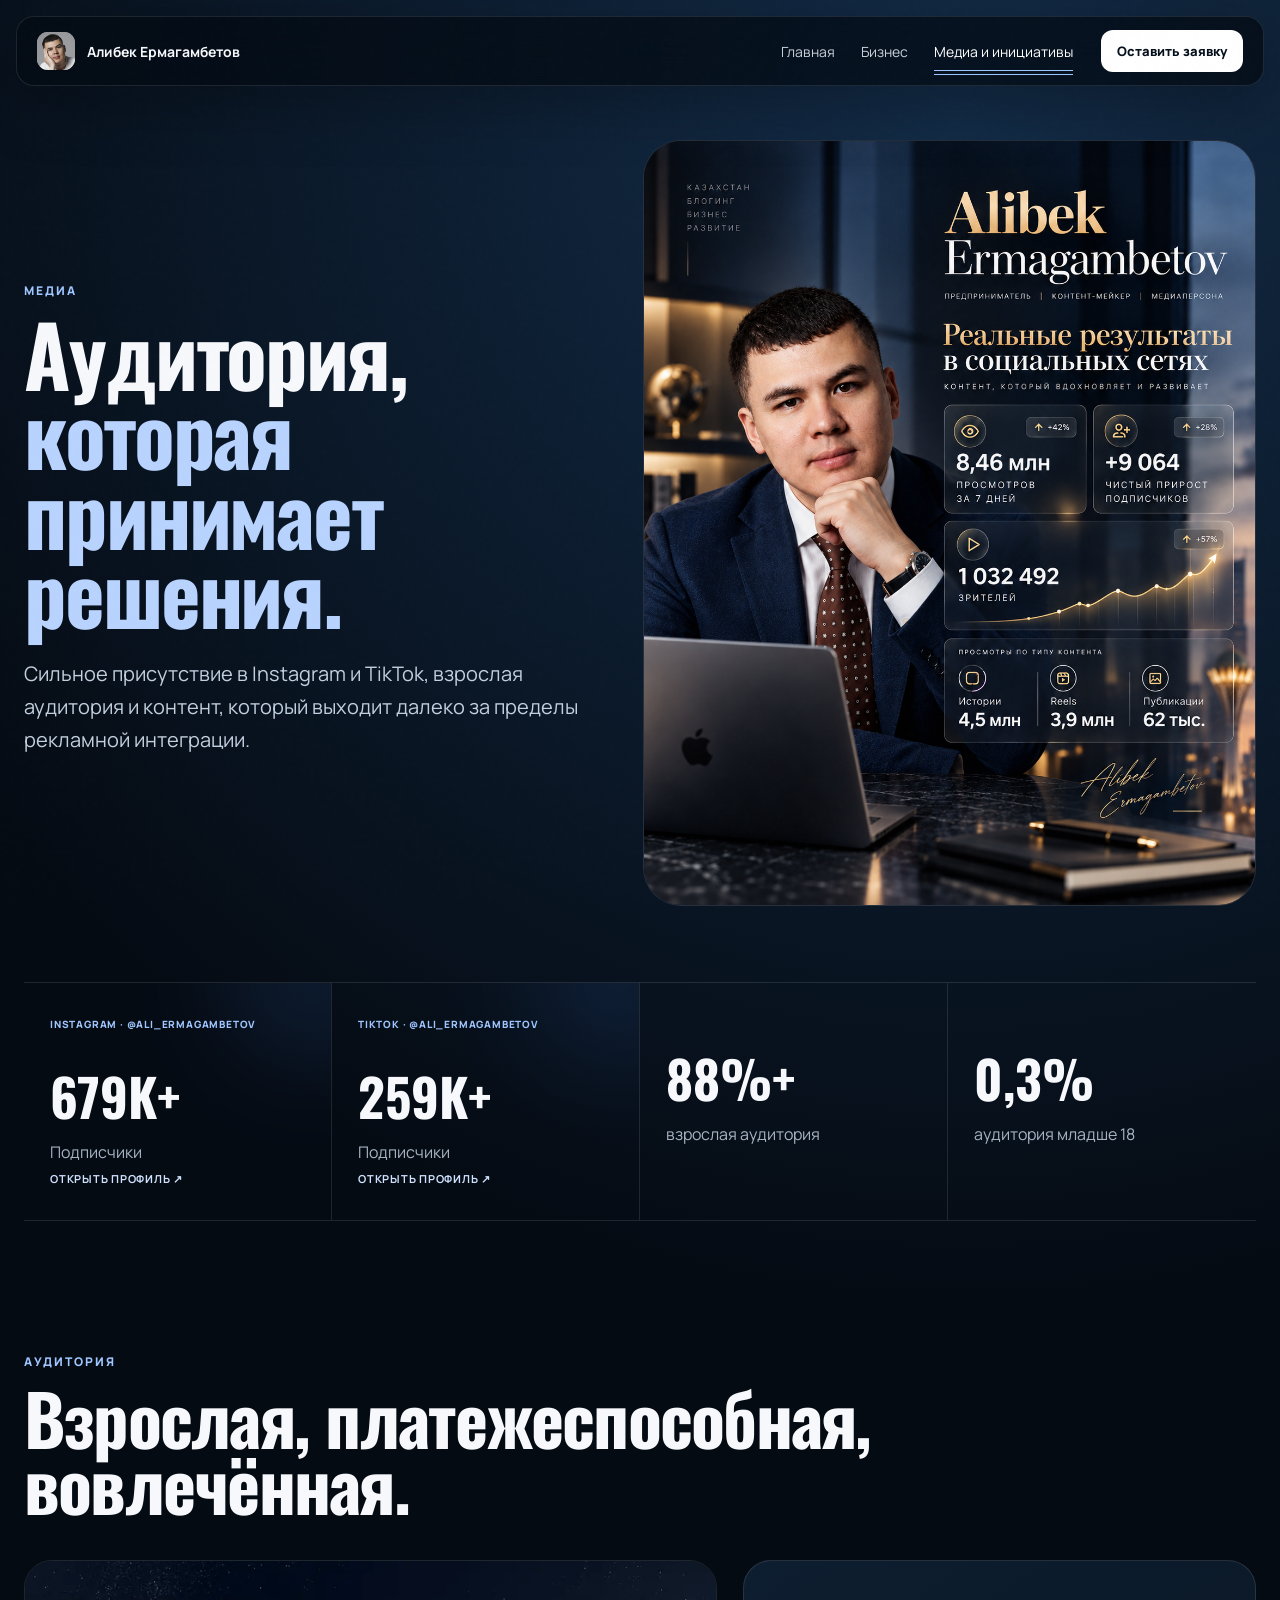
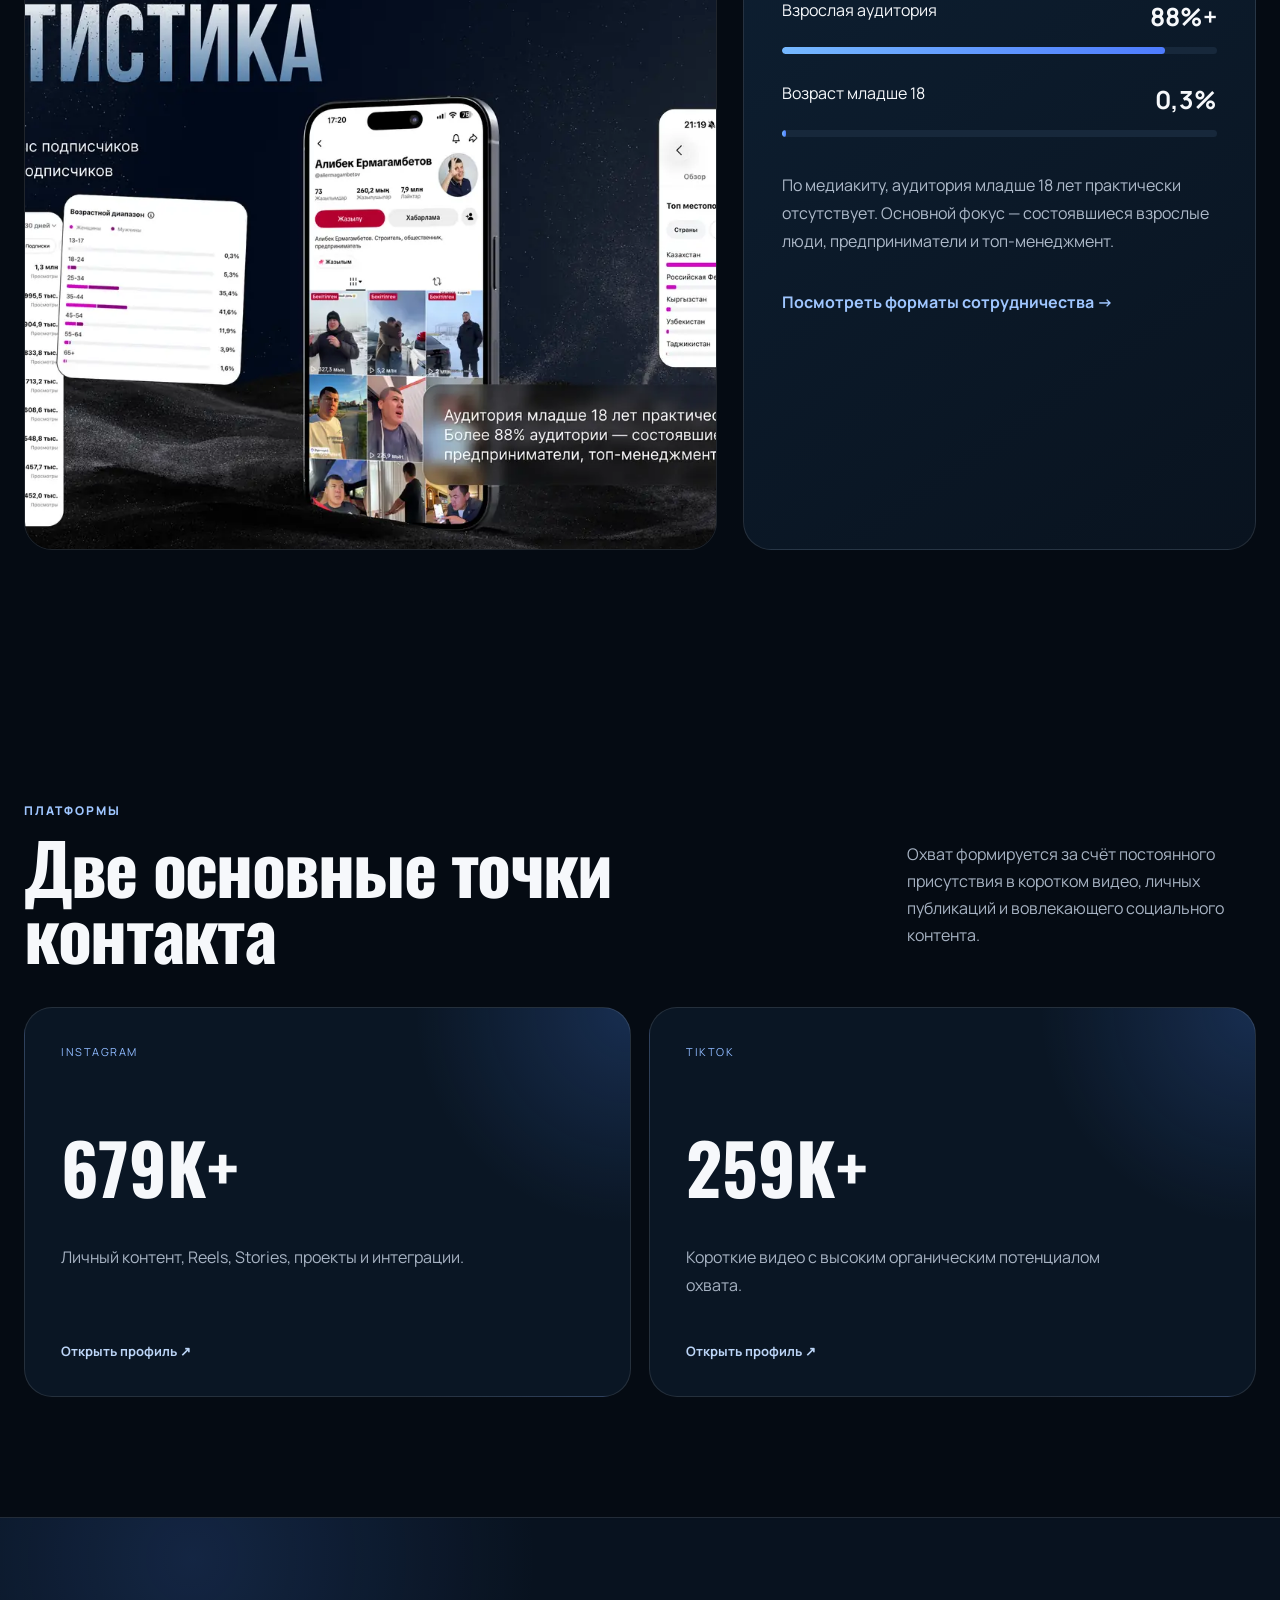
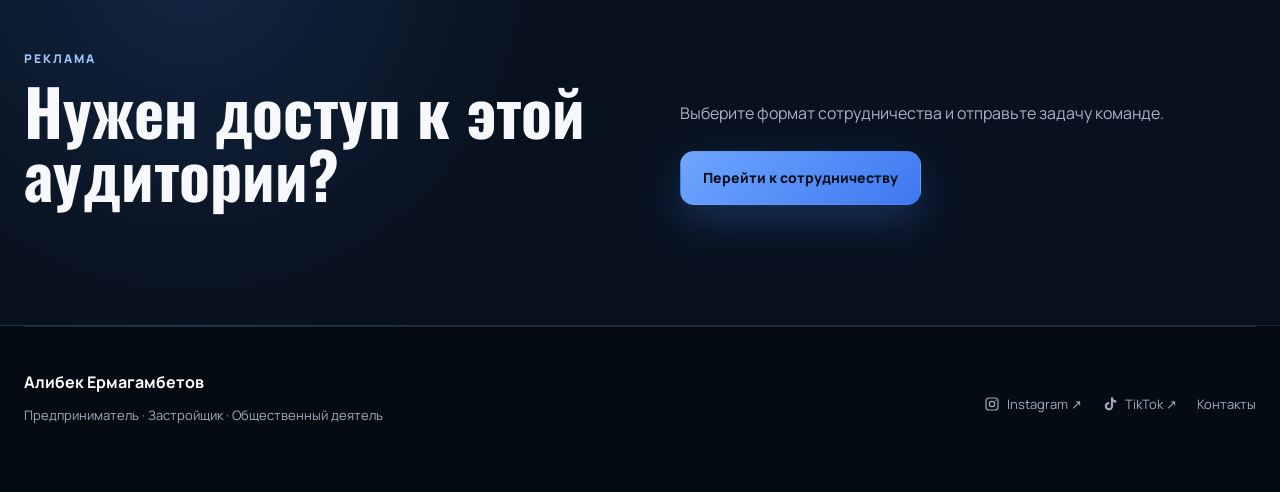
<file: media.html>
<!doctype html>
<html lang="ru"><head><meta charset="utf-8"><meta name="viewport" content="width=device-width,initial-scale=1"><meta name="theme-color" content="#07111f"><meta name="description" content="Медиа, аудитория и статистика социальных сетей Алибекa Ермагамбетова."><title>Медиа — Алибек Ермагамбетов</title><link rel="preconnect" href="https://fonts.googleapis.com"><link rel="preconnect" href="https://fonts.gstatic.com" crossorigin><link href="https://fonts.googleapis.com/css2?family=Manrope:wght@400;500;600;700;800&family=Oswald:wght@500;600;700&display=swap" rel="stylesheet"><link rel="stylesheet" href="styles.css"></head>
<body data-page="media"><div class="noise"></div>
<header class="site-header"><a class="brand" href="/"><span class="brand-mark brand-portrait"><img src="/assets/header-portrait-5502.jpg" alt="" width="480" height="720"></span><span class="brand-name">Алибек Ермагамбетов</span></a><nav class="desktop-nav" aria-label="Основная навигация">
      <a data-nav="home" href="/">Главная</a>
      <a data-nav="projects" href="/projects">Бизнес</a>
      <a data-nav="media" href="/media">Медиа и инициативы</a>
    </nav><a class="header-cta" href="/cooperation#brief">Оставить заявку</a><button class="menu-button" type="button" aria-label="Открыть меню" aria-expanded="false">☰</button></header>
<main>
<section class="page-hero section-shell"><div class="page-hero-copy reveal"><p class="eyebrow">Медиа</p><h1>Аудитория,<br><span>которая принимает решения.</span></h1><p>Сильное присутствие в Instagram и TikTok, взрослая аудитория и контент, который выходит далеко за пределы рекламной интеграции.</p></div><div class="page-hero-image reveal delay-1"><img src="assets/media-results-alibek.png" alt="Алибек Ермагамбетов — результаты в социальных сетях" width="1122" height="1402" fetchpriority="high"></div></section>
<section class="metrics section-shell media-metrics"><a id="instagramMetric" class="metric social-metric social-metric-instagram reveal" href="#" target="_blank" rel="noreferrer"><span class="social-metric-kicker">Instagram · @ali_ermagambetov</span><strong data-stat="instagram">679K+</strong><p>Подписчики <b>Открыть профиль ↗</b></p></a><a id="tiktokMetric" class="metric social-metric social-metric-tiktok reveal delay-1" href="#" target="_blank" rel="noreferrer"><span class="social-metric-kicker">TikTok · @ali_ermagambetov</span><strong data-stat="tiktok">259K+</strong><p>Подписчики <b>Открыть профиль ↗</b></p></a><article class="metric reveal delay-2"><span></span><strong>88%+</strong><p>взрослая аудитория</p></article><article class="metric reveal delay-3"><span></span><strong>0,3%</strong><p>аудитория младше 18</p></article></section>
<section class="section section-shell media-section"><div class="section-heading reveal"><p class="eyebrow">Аудитория</p><h2>Взрослая, платежеспособная, вовлечённая.</h2></div><div class="media-layout"><div class="media-visual reveal"><img src="assets/media-kit-page-6.webp" alt="Данные об аудитории"></div><div class="audience-panel reveal delay-1"><div class="audience-row"><span>Взрослая аудитория</span><strong>88%+</strong></div><div class="progress"><span style="width:88%"></span></div><div class="audience-row"><span>Возраст младше 18</span><strong>0,3%</strong></div><div class="progress"><span style="width:.3%"></span></div><p>По медиакиту, аудитория младше 18 лет практически отсутствует. Основной фокус — состоявшиеся взрослые люди, предприниматели и топ-менеджмент.</p><a class="text-link" href="/cooperation">Посмотреть форматы сотрудничества →</a></div></div></section>
<section class="section section-shell"><div class="section-heading split-heading reveal"><div><p class="eyebrow">Платформы</p><h2>Две основные точки контакта</h2></div><p>Охват формируется за счёт постоянного присутствия в коротком видео, личных публикаций и вовлекающего социального контента.</p></div><div class="platform-grid"><a id="instagramPlatform" class="platform-card reveal" href="#" target="_blank" rel="noreferrer"><span>Instagram</span><strong data-stat="instagram">679K+</strong><p>Личный контент, Reels, Stories, проекты и интеграции.</p><b>Открыть профиль ↗</b></a><a id="tiktokPlatform" class="platform-card reveal delay-1" href="#" target="_blank" rel="noreferrer"><span>TikTok</span><strong data-stat="tiktok">259K+</strong><p>Короткие видео с высоким органическим потенциалом охвата.</p><b>Открыть профиль ↗</b></a></div></section>
<section class="section cta-band"><div class="section-shell cta-band-inner reveal"><div><p class="eyebrow">Реклама</p><h2>Нужен доступ к этой аудитории?</h2></div><div><p>Выберите формат сотрудничества и отправьте задачу команде.</p><a class="btn btn-primary" href="/cooperation#brief">Перейти к сотрудничеству</a></div></div></section>
</main>
<footer class="footer section-shell"><div><strong>Алибек Ермагамбетов</strong><p>Предприниматель · Застройщик · Общественный деятель</p></div><div class="footer-links"><a id="footerInstagram" href="#"><svg class="footer-social-icon" viewBox="0 0 24 24" fill="none" stroke="currentColor" stroke-width="1.8" aria-hidden="true"><rect x="3" y="3" width="18" height="18" rx="5"/><circle cx="12" cy="12" r="4"/><circle cx="17.5" cy="6.5" r="1" fill="currentColor" stroke="none"/></svg><span>Instagram ↗</span></a><a id="footerTikTok" href="#"><svg class="footer-social-icon" viewBox="0 0 24 24" fill="currentColor" aria-hidden="true"><path d="M16.6 2h-3.2v13.3a3 3 0 1 1-2.6-3V9.1a6.2 6.2 0 1 0 5.8 6.2V8.5a8.3 8.3 0 0 0 4.9 1.6V6.9A5 5 0 0 1 16.6 2Z"/></svg><span>TikTok ↗</span></a><a href="/cooperation">Контакты</a></div></footer><script src="site-config.js"></script><script src="script.js"></script></body></html>
</file>
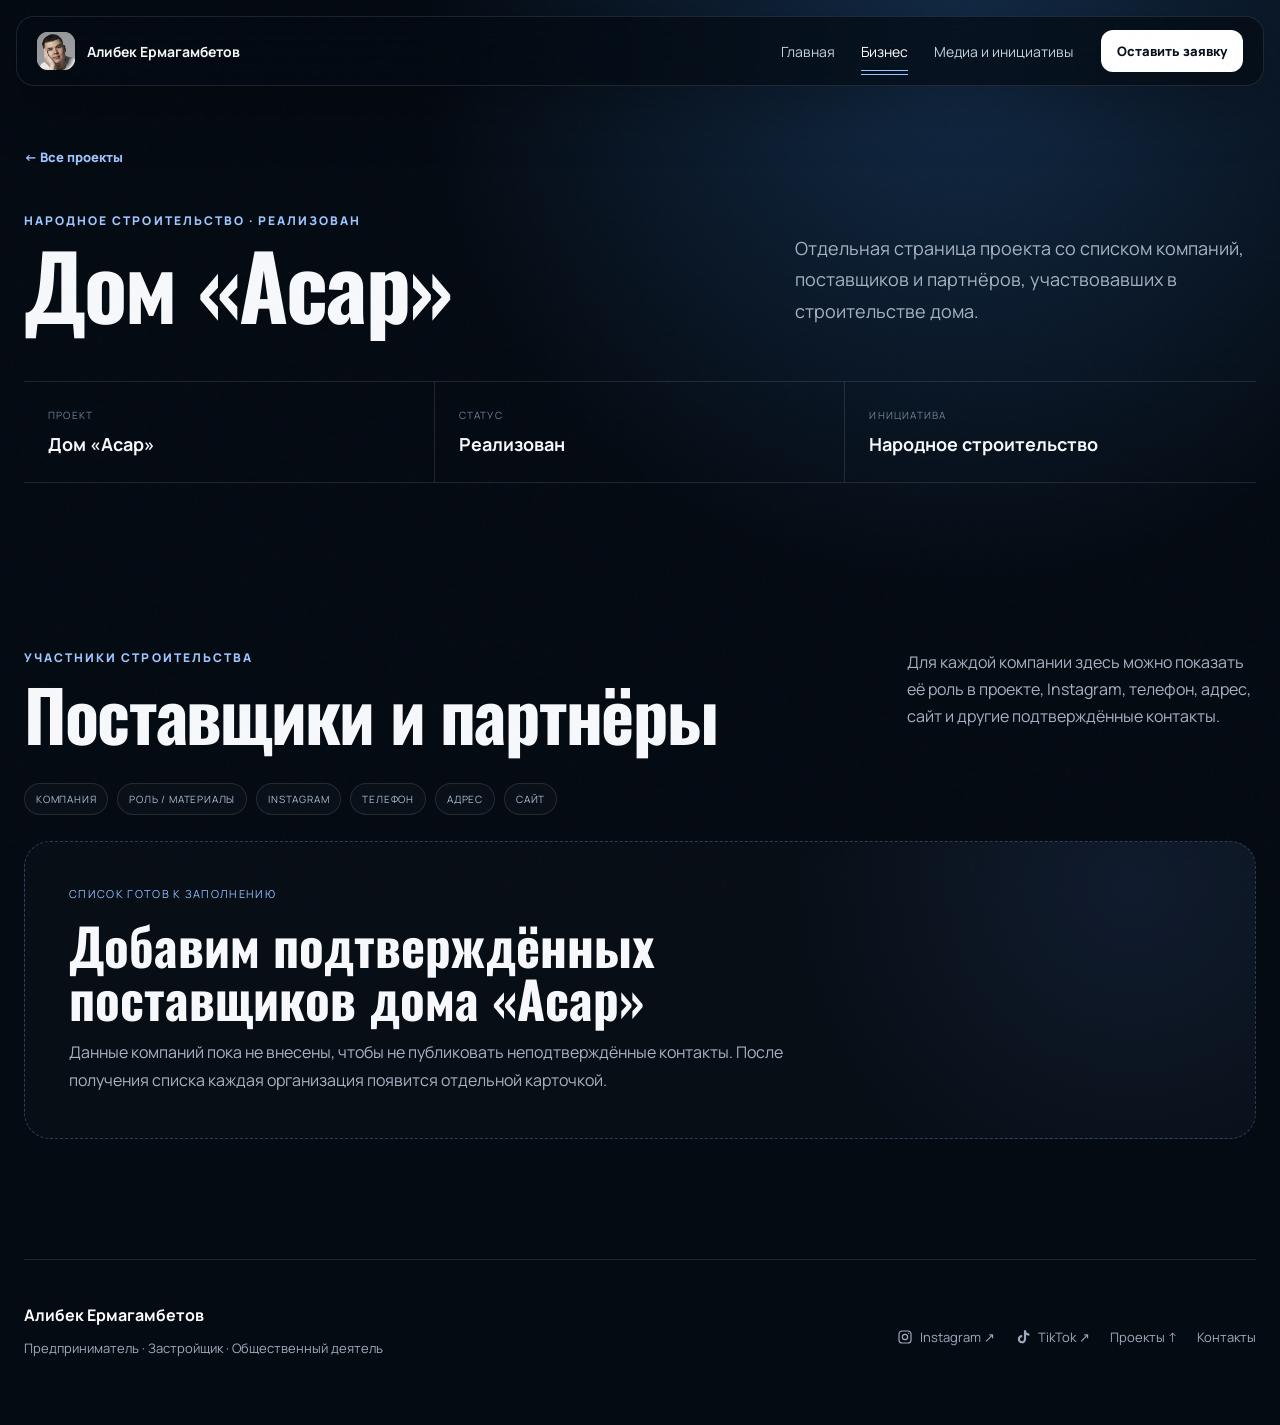
<file: project-asar.html>
<!doctype html>
<html lang="ru">
<head>
  <meta charset="utf-8">
  <meta name="viewport" content="width=device-width,initial-scale=1">
  <meta name="theme-color" content="#07111f">
  <meta name="description" content="Дом Асар — поставщики и партнёры проекта Народное строительство.">
  <title>Дом «Асар» — поставщики и партнёры</title>
  <link rel="preconnect" href="https://fonts.googleapis.com">
  <link rel="preconnect" href="https://fonts.gstatic.com" crossorigin>
  <link href="https://fonts.googleapis.com/css2?family=Manrope:wght@400;500;600;700;800&family=Oswald:wght@500;600;700&display=swap" rel="stylesheet">
  <link rel="stylesheet" href="styles.css">
</head>
<body data-page="projects">
<div class="noise"></div>

<header class="site-header">
  <a class="brand" href="/"><span class="brand-mark brand-portrait"><img src="/assets/header-portrait-5502.jpg" alt="" width="480" height="720"></span><span class="brand-name">Алибек Ермагамбетов</span></a>
  <nav class="desktop-nav" aria-label="Основная навигация">
      <a data-nav="home" href="/">Главная</a>
      <a data-nav="projects" href="/projects">Бизнес</a>
      <a data-nav="media" href="/media">Медиа и инициативы</a>
    </nav>
  <a class="header-cta" href="/cooperation#brief">Оставить заявку</a>
  <button class="menu-button" type="button" aria-label="Открыть меню" aria-expanded="false">☰</button>
</header>

<main>
<section class="project-detail-hero section-shell">
  <a class="project-back-link" href="/projects">← Все проекты</a>
  <div class="project-detail-head reveal">
    <div>
      <p class="eyebrow">Народное строительство · реализован</p>
      <h1>Дом «Асар»</h1>
    </div>
    <p>Отдельная страница проекта со списком компаний, поставщиков и партнёров, участвовавших в строительстве дома.</p>
  </div>

  <div class="project-detail-meta reveal delay-1">
    <div><span>Проект</span><strong>Дом «Асар»</strong></div>
    <div><span>Статус</span><strong>Реализован</strong></div>
    <div><span>Инициатива</span><strong>Народное строительство</strong></div>
  </div>
</section>

<section class="section section-shell suppliers-section">
  <div class="section-heading split-heading reveal">
    <div>
      <p class="eyebrow">Участники строительства</p>
      <h2>Поставщики и партнёры</h2>
    </div>
    <p>Для каждой компании здесь можно показать её роль в проекте, Instagram, телефон, адрес, сайт и другие подтверждённые контакты.</p>
  </div>

  <div class="supplier-fields reveal">
    <span>Компания</span><span>Роль / материалы</span><span>Instagram</span><span>Телефон</span><span>Адрес</span><span>Сайт</span>
  </div>

  <div class="supplier-empty reveal delay-1">
    <span>Список готов к заполнению</span>
    <h3>Добавим подтверждённых поставщиков дома «Асар»</h3>
    <p>Данные компаний пока не внесены, чтобы не публиковать неподтверждённые контакты. После получения списка каждая организация появится отдельной карточкой.</p>
  </div>
</section>
</main>

<footer class="footer section-shell">
  <div><strong>Алибек Ермагамбетов</strong><p>Предприниматель · Застройщик · Общественный деятель</p></div>
  <div class="footer-links"><a id="footerInstagram" href="#"><svg class="footer-social-icon" viewBox="0 0 24 24" fill="none" stroke="currentColor" stroke-width="1.8" aria-hidden="true"><rect x="3" y="3" width="18" height="18" rx="5"/><circle cx="12" cy="12" r="4"/><circle cx="17.5" cy="6.5" r="1" fill="currentColor" stroke="none"/></svg><span>Instagram ↗</span></a><a id="footerTikTok" href="#"><svg class="footer-social-icon" viewBox="0 0 24 24" fill="currentColor" aria-hidden="true"><path d="M16.6 2h-3.2v13.3a3 3 0 1 1-2.6-3V9.1a6.2 6.2 0 1 0 5.8 6.2V8.5a8.3 8.3 0 0 0 4.9 1.6V6.9A5 5 0 0 1 16.6 2Z"/></svg><span>TikTok ↗</span></a><a href="/projects">Проекты ↑</a><a href="/cooperation">Контакты</a></div>
</footer>
<script src="site-config.js"></script>
<script src="script.js"></script>
</body>
</html>
</file>
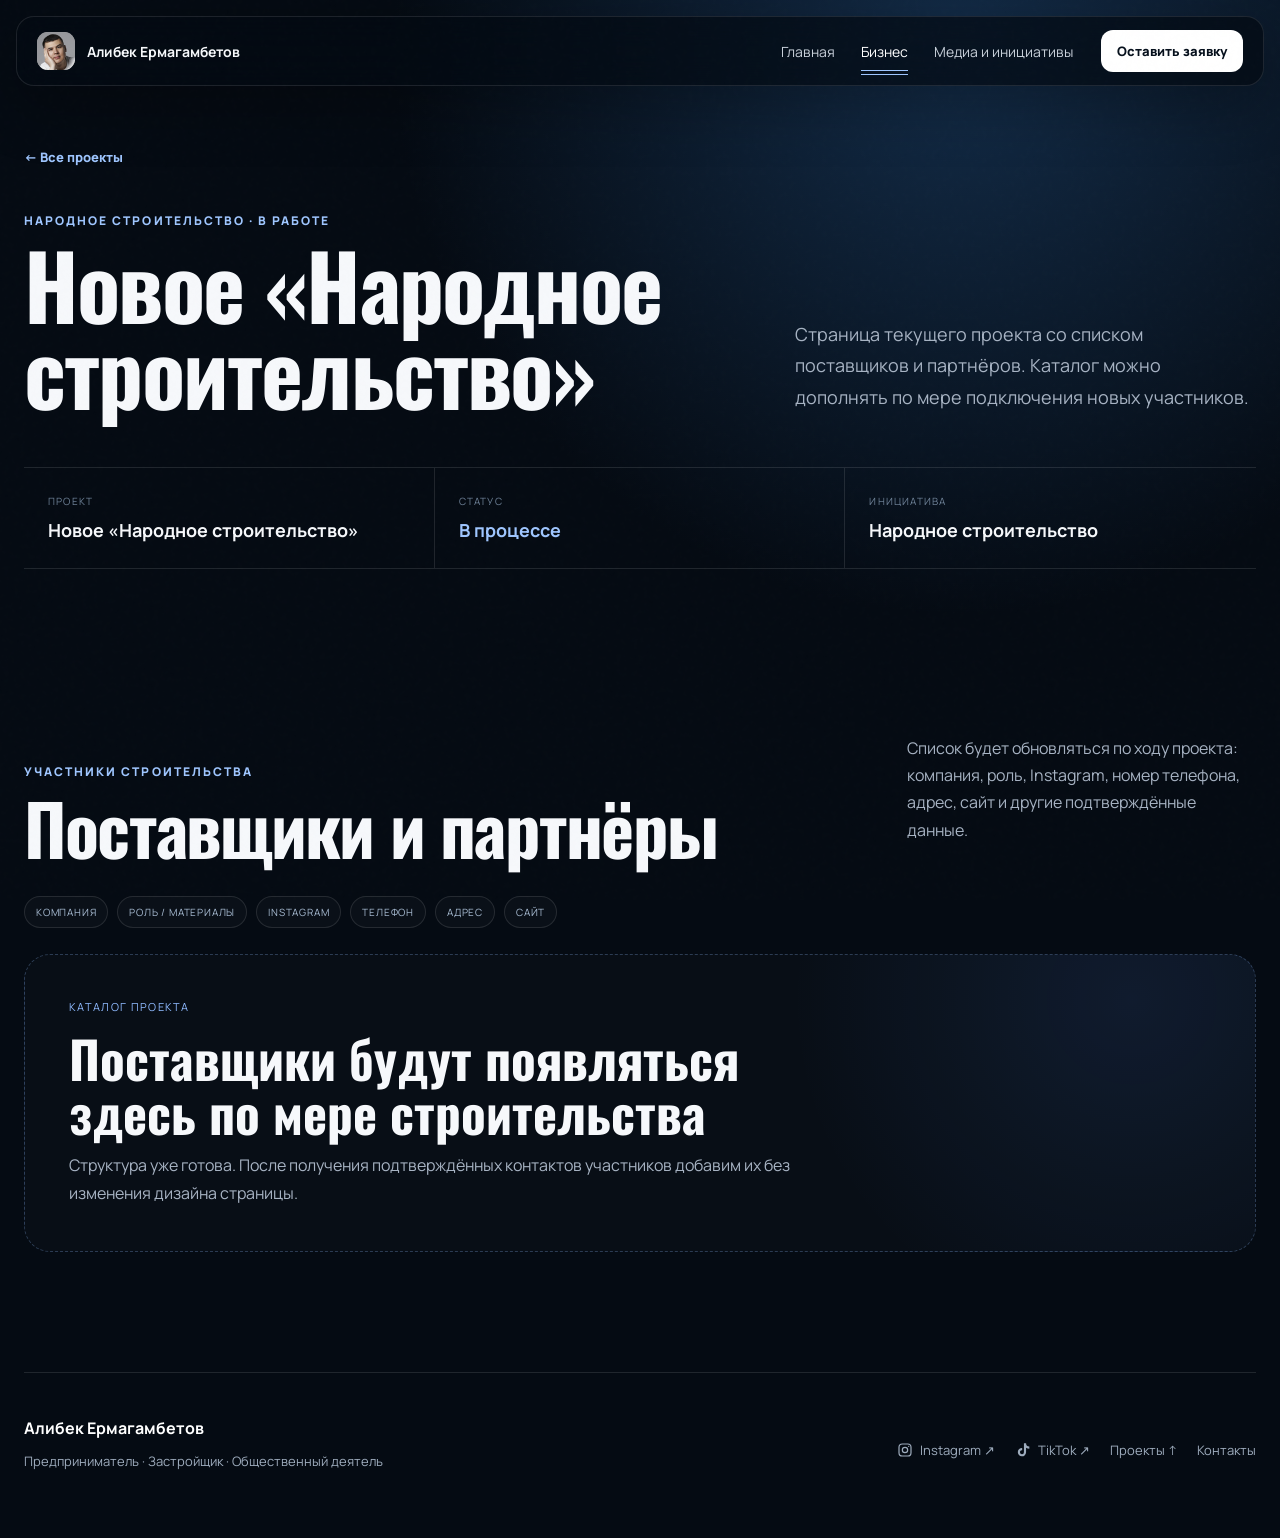
<file: project-narodnoe.html>
<!doctype html>
<html lang="ru">
<head>
  <meta charset="utf-8">
  <meta name="viewport" content="width=device-width,initial-scale=1">
  <meta name="theme-color" content="#07111f">
  <meta name="description" content="Текущее Народное строительство — поставщики и партнёры проекта.">
  <title>Новое «Народное строительство» — поставщики и партнёры</title>
  <link rel="preconnect" href="https://fonts.googleapis.com">
  <link rel="preconnect" href="https://fonts.gstatic.com" crossorigin>
  <link href="https://fonts.googleapis.com/css2?family=Manrope:wght@400;500;600;700;800&family=Oswald:wght@500;600;700&display=swap" rel="stylesheet">
  <link rel="stylesheet" href="styles.css">
</head>
<body data-page="projects">
<div class="noise"></div>

<header class="site-header">
  <a class="brand" href="/"><span class="brand-mark brand-portrait"><img src="/assets/header-portrait-5502.jpg" alt="" width="480" height="720"></span><span class="brand-name">Алибек Ермагамбетов</span></a>
  <nav class="desktop-nav" aria-label="Основная навигация">
      <a data-nav="home" href="/">Главная</a>
      <a data-nav="projects" href="/projects">Бизнес</a>
      <a data-nav="media" href="/media">Медиа и инициативы</a>
    </nav>
  <a class="header-cta" href="/cooperation#brief">Оставить заявку</a>
  <button class="menu-button" type="button" aria-label="Открыть меню" aria-expanded="false">☰</button>
</header>

<main>
<section class="project-detail-hero section-shell">
  <a class="project-back-link" href="/projects">← Все проекты</a>
  <div class="project-detail-head reveal">
    <div>
      <p class="eyebrow">Народное строительство · в работе</p>
      <h1>Новое «Народное строительство»</h1>
    </div>
    <p>Страница текущего проекта со списком поставщиков и партнёров. Каталог можно дополнять по мере подключения новых участников.</p>
  </div>

  <div class="project-detail-meta reveal delay-1">
    <div><span>Проект</span><strong>Новое «Народное строительство»</strong></div>
    <div><span>Статус</span><strong class="status-live">В процессе</strong></div>
    <div><span>Инициатива</span><strong>Народное строительство</strong></div>
  </div>
</section>

<section class="section section-shell suppliers-section">
  <div class="section-heading split-heading reveal">
    <div>
      <p class="eyebrow">Участники строительства</p>
      <h2>Поставщики и партнёры</h2>
    </div>
    <p>Список будет обновляться по ходу проекта: компания, роль, Instagram, номер телефона, адрес, сайт и другие подтверждённые данные.</p>
  </div>

  <div class="supplier-fields reveal">
    <span>Компания</span><span>Роль / материалы</span><span>Instagram</span><span>Телефон</span><span>Адрес</span><span>Сайт</span>
  </div>

  <div class="supplier-empty reveal delay-1">
    <span>Каталог проекта</span>
    <h3>Поставщики будут появляться здесь по мере строительства</h3>
    <p>Структура уже готова. После получения подтверждённых контактов участников добавим их без изменения дизайна страницы.</p>
  </div>
</section>
</main>

<footer class="footer section-shell">
  <div><strong>Алибек Ермагамбетов</strong><p>Предприниматель · Застройщик · Общественный деятель</p></div>
  <div class="footer-links"><a id="footerInstagram" href="#"><svg class="footer-social-icon" viewBox="0 0 24 24" fill="none" stroke="currentColor" stroke-width="1.8" aria-hidden="true"><rect x="3" y="3" width="18" height="18" rx="5"/><circle cx="12" cy="12" r="4"/><circle cx="17.5" cy="6.5" r="1" fill="currentColor" stroke="none"/></svg><span>Instagram ↗</span></a><a id="footerTikTok" href="#"><svg class="footer-social-icon" viewBox="0 0 24 24" fill="currentColor" aria-hidden="true"><path d="M16.6 2h-3.2v13.3a3 3 0 1 1-2.6-3V9.1a6.2 6.2 0 1 0 5.8 6.2V8.5a8.3 8.3 0 0 0 4.9 1.6V6.9A5 5 0 0 1 16.6 2Z"/></svg><span>TikTok ↗</span></a><a href="/projects">Проекты ↑</a><a href="/cooperation">Контакты</a></div>
</footer>
<script src="site-config.js"></script>
<script src="script.js"></script>
</body>
</html>
</file>
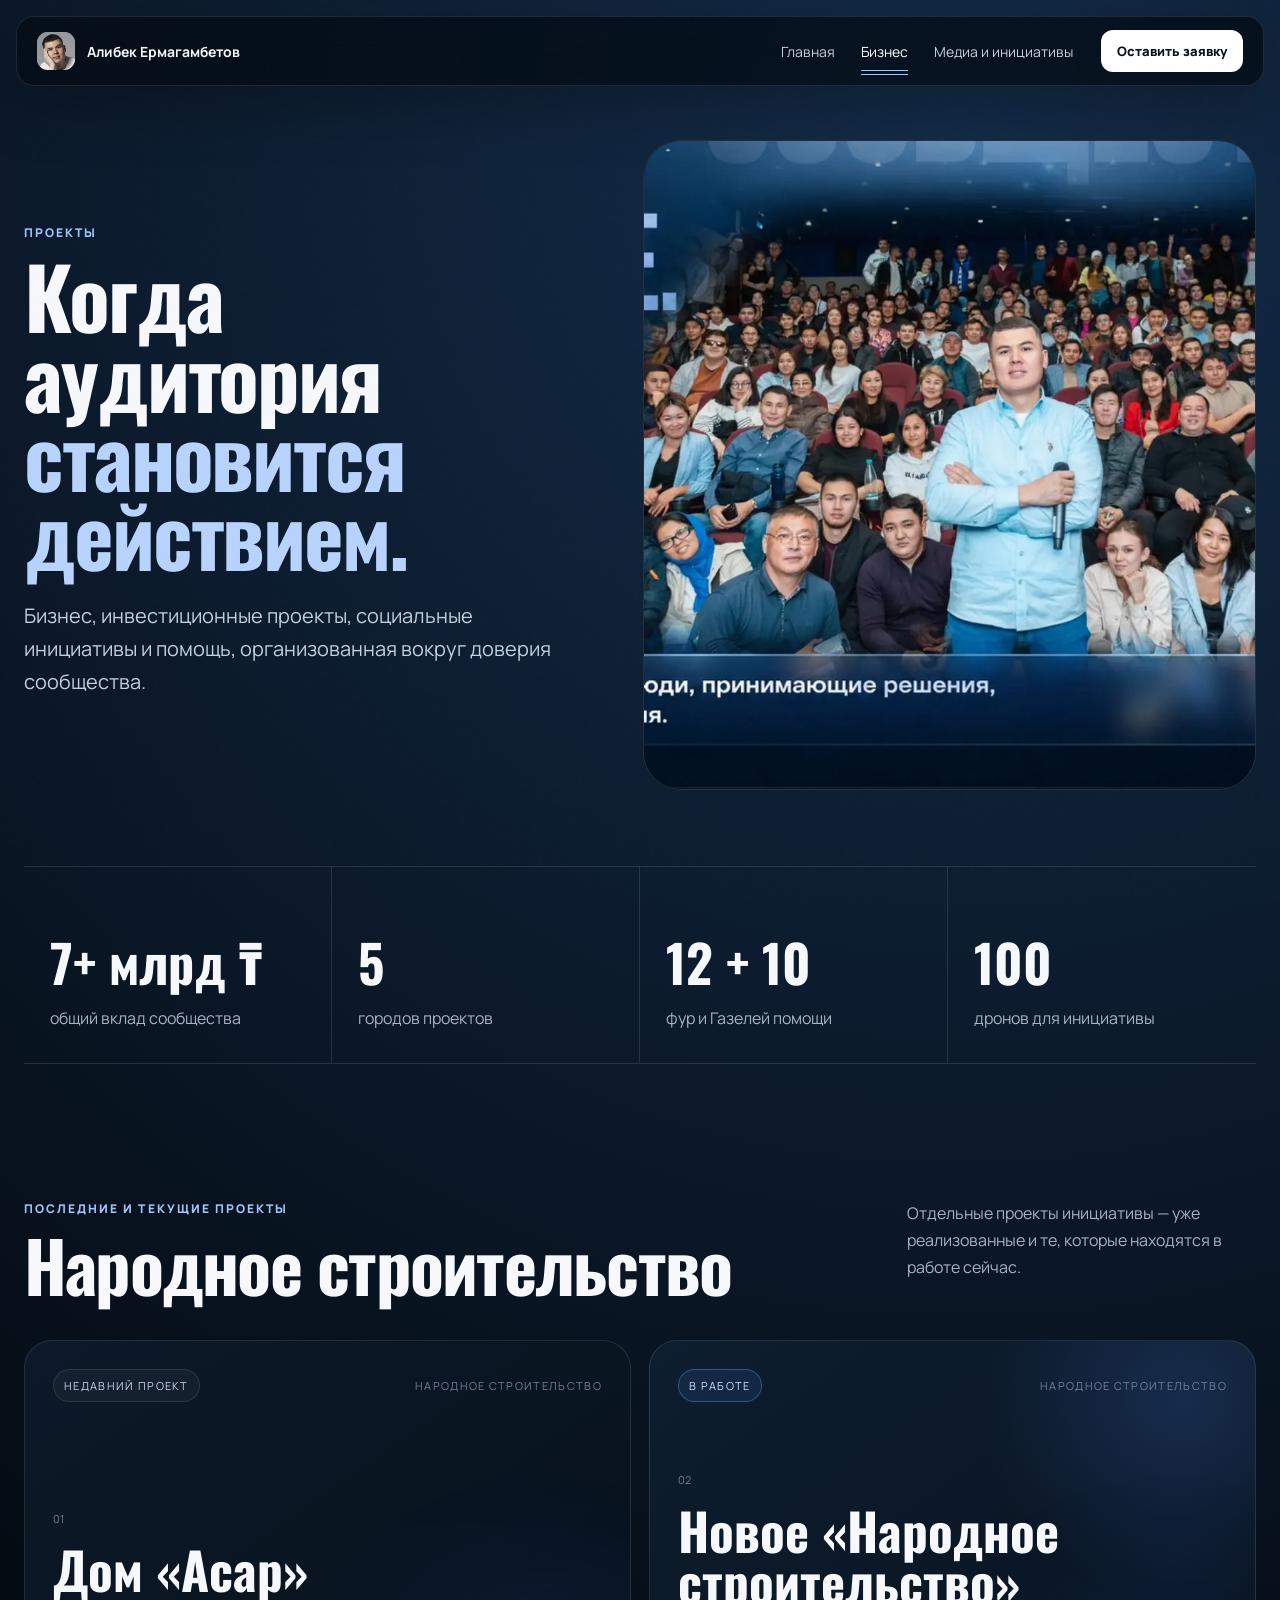
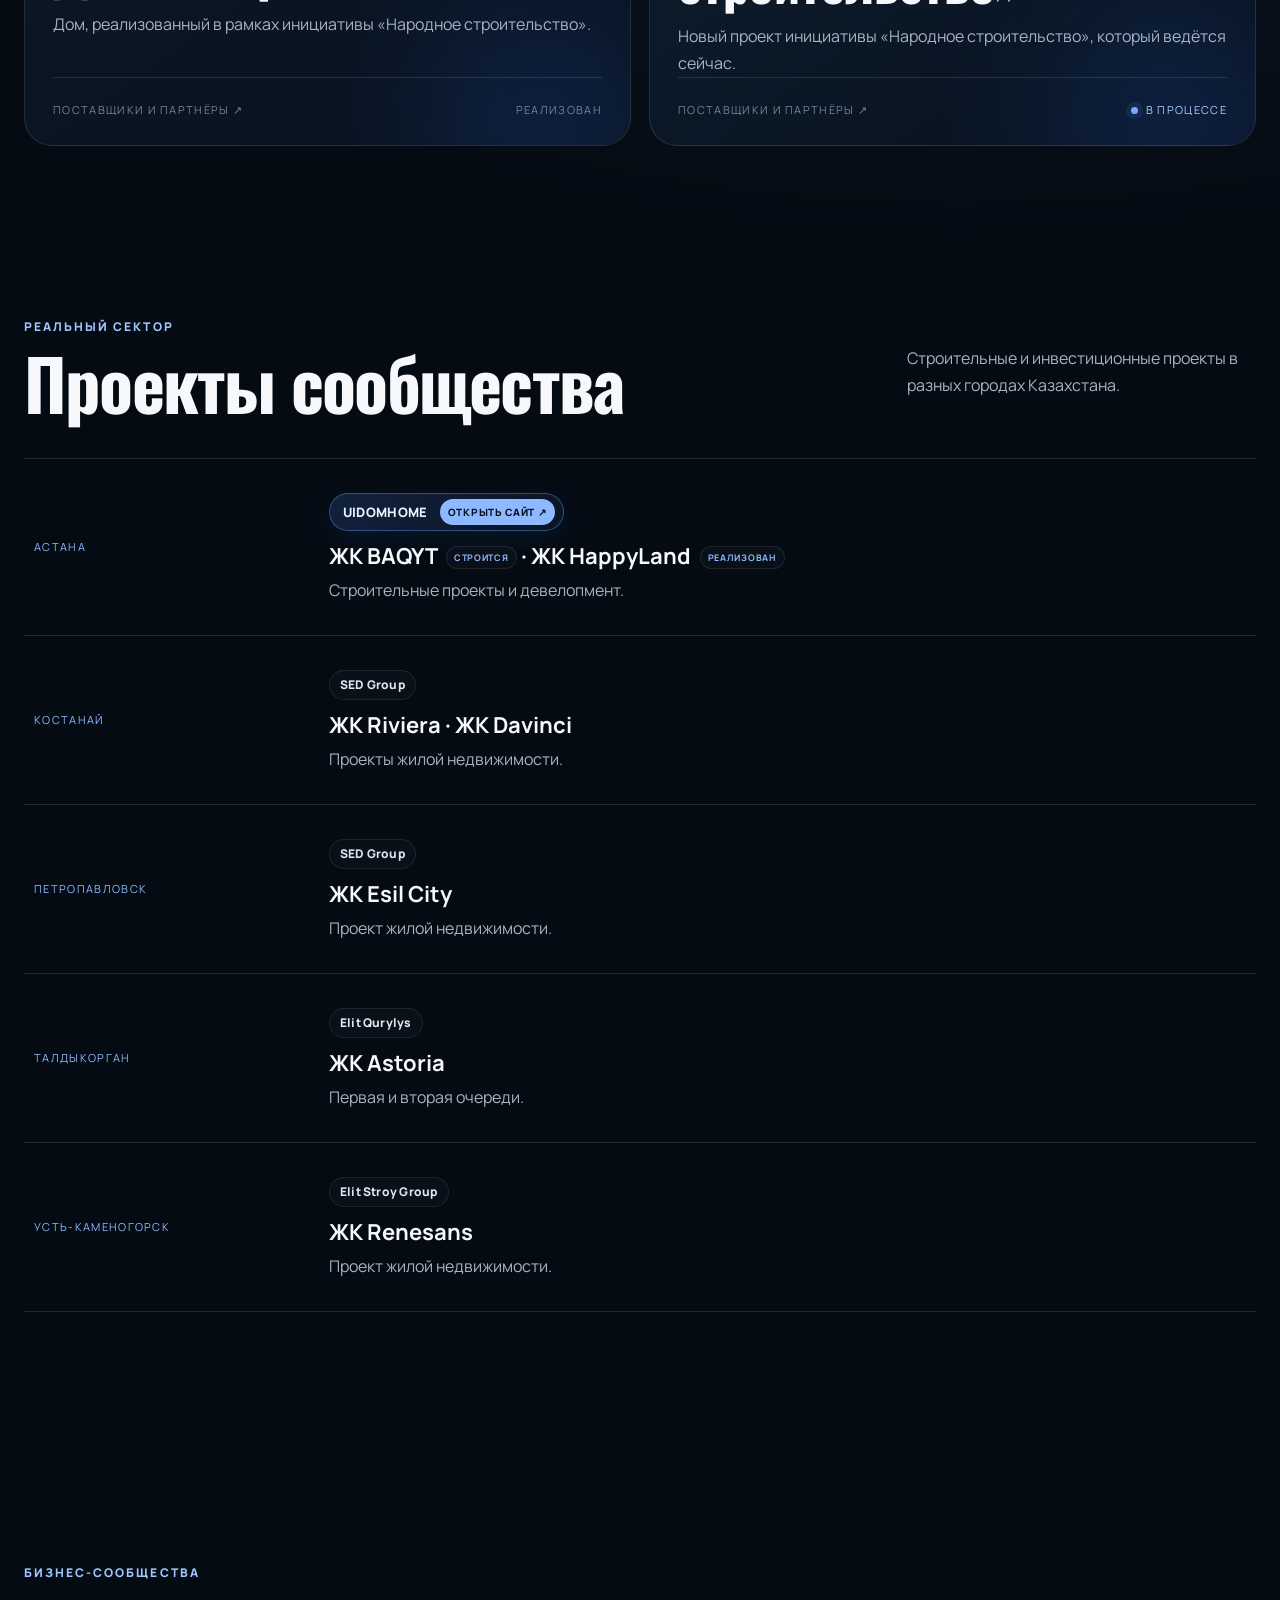
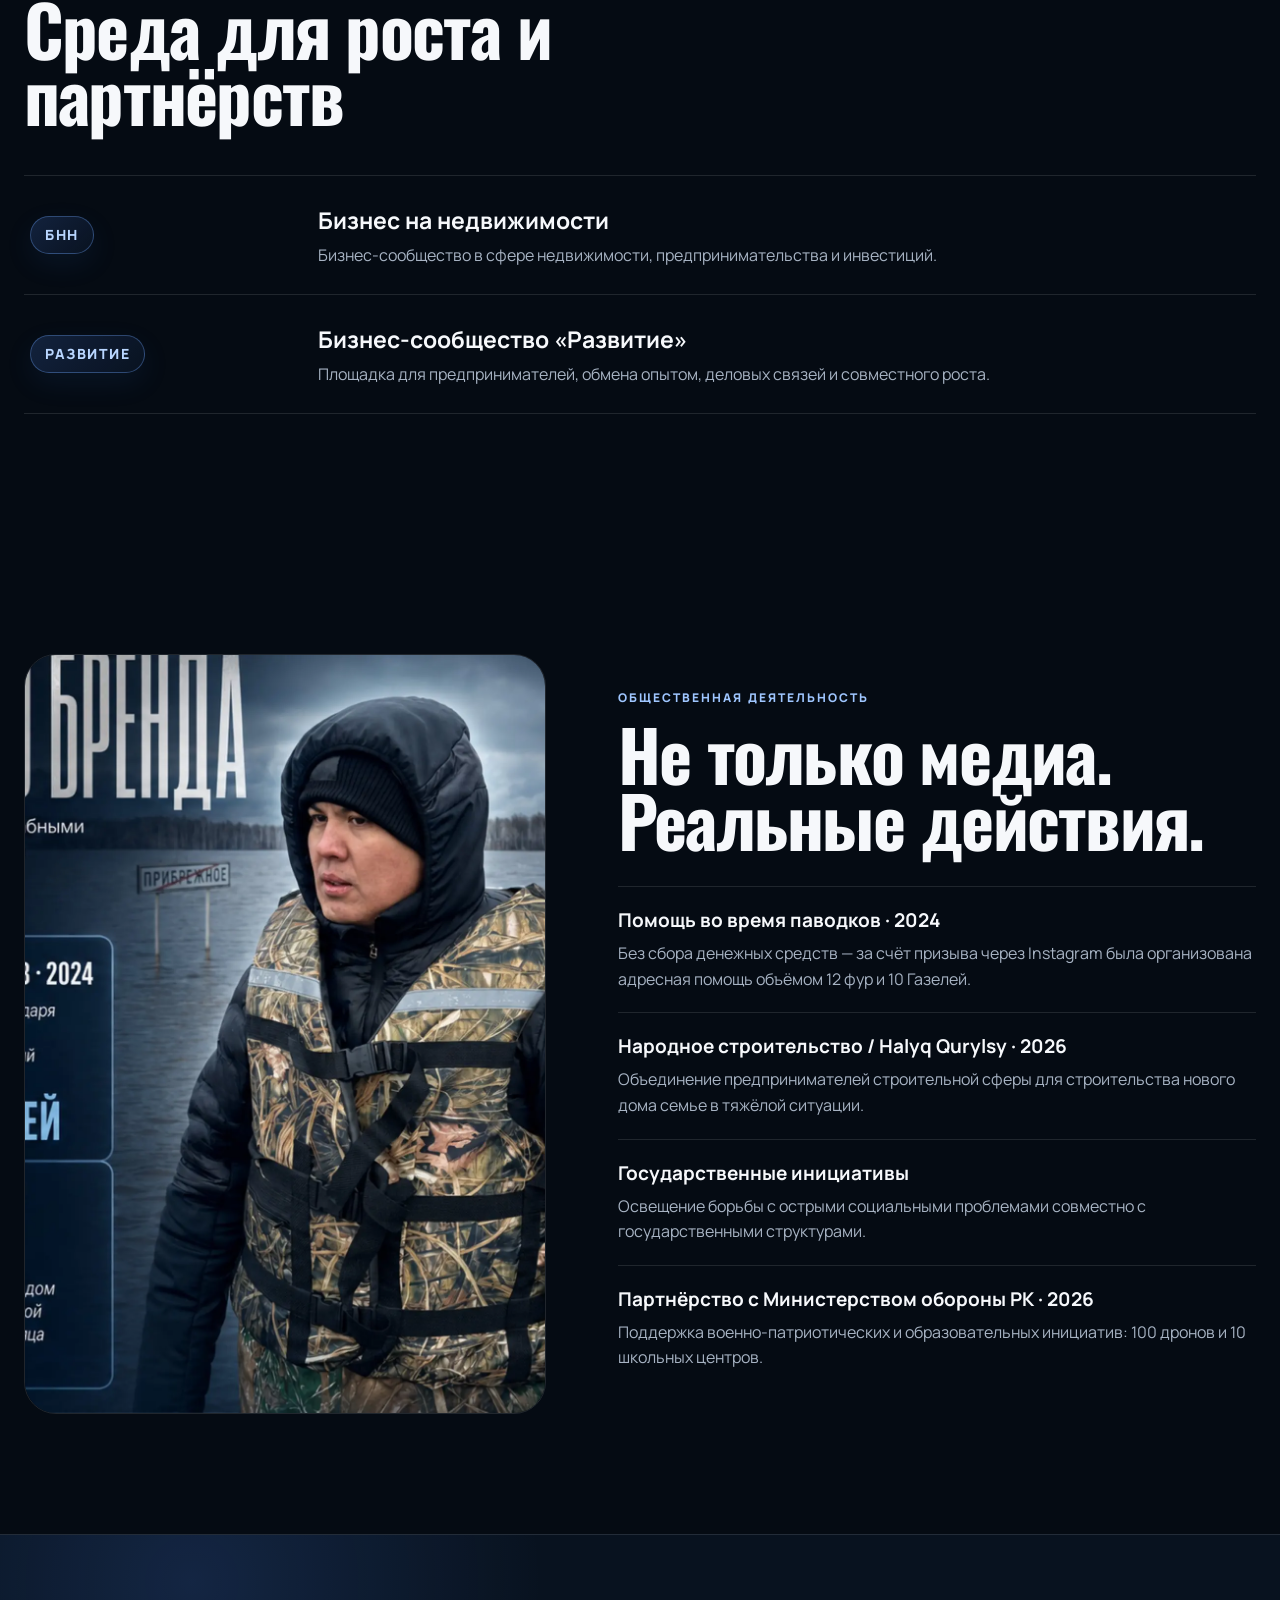
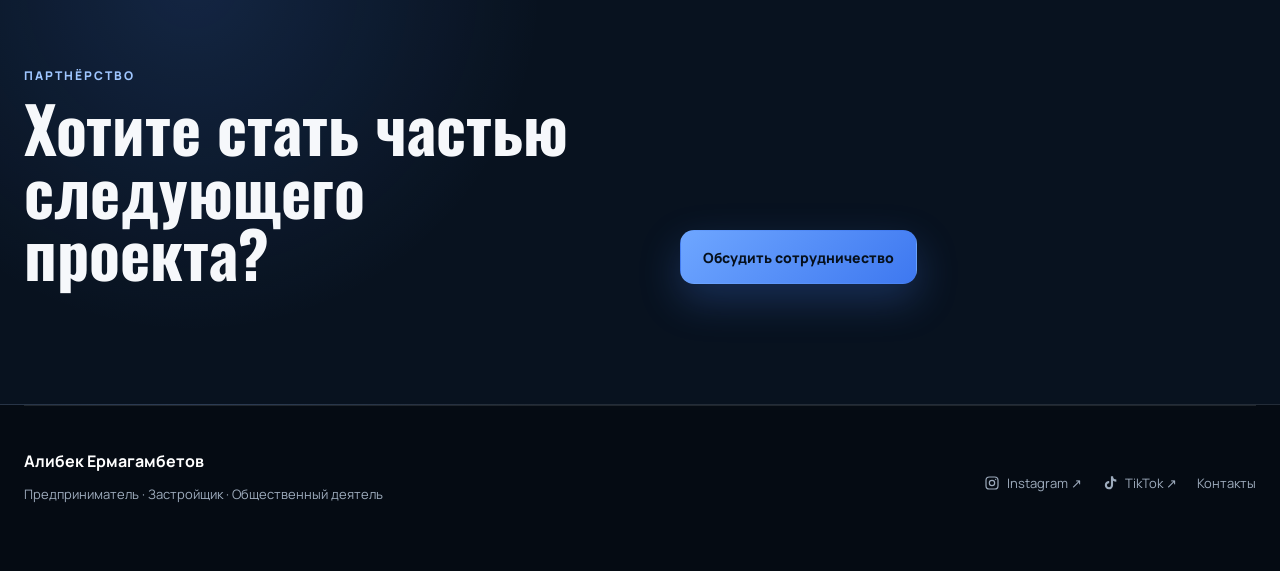
<file: projects.html>
<!doctype html>
<html lang="ru">
<head>
  <meta charset="utf-8">
  <meta name="viewport" content="width=device-width,initial-scale=1">
  <meta name="theme-color" content="#07111f">
  <meta name="description" content="Проекты и общественная деятельность Алибекa Ермагамбетова.">
  <title>Проекты — Алибек Ермагамбетов</title>
  <link rel="preconnect" href="https://fonts.googleapis.com">
  <link rel="preconnect" href="https://fonts.gstatic.com" crossorigin>
  <link href="https://fonts.googleapis.com/css2?family=Manrope:wght@400;500;600;700;800&family=Oswald:wght@500;600;700&display=swap" rel="stylesheet">
  <link rel="stylesheet" href="styles.css">
</head>
<body data-page="projects">
<div class="noise"></div>

<header class="site-header">
  <a class="brand" href="/"><span class="brand-mark brand-portrait"><img src="/assets/header-portrait-5502.jpg" alt="" width="480" height="720"></span><span class="brand-name">Алибек Ермагамбетов</span></a>
  <nav class="desktop-nav" aria-label="Основная навигация">
      <a data-nav="home" href="/">Главная</a>
      <a data-nav="projects" href="/projects">Бизнес</a>
      <a data-nav="media" href="/media">Медиа и инициативы</a>
    </nav>
  <a class="header-cta" href="/cooperation#brief">Оставить заявку</a>
  <button class="menu-button" type="button" aria-label="Открыть меню" aria-expanded="false">☰</button>
</header>

<main>
<section class="page-hero section-shell">
  <div class="page-hero-copy reveal">
    <p class="eyebrow">Проекты</p>
    <h1>Когда аудитория<br><span>становится действием.</span></h1>
    <p>Бизнес, инвестиционные проекты, социальные инициативы и помощь, организованная вокруг доверия сообщества.</p>
  </div>
  <div class="page-hero-image reveal delay-1"><img src="assets/community.webp" alt="Сообщество Алибекa Ермагамбетова"></div>
</section>

<section class="metrics section-shell">
  <article class="metric reveal"><span></span><strong>7+ млрд ₸</strong><p>общий вклад сообщества</p></article>
  <article class="metric reveal delay-1"><span></span><strong>5</strong><p>городов проектов</p></article>
  <article class="metric reveal delay-2"><span></span><strong>12 + 10</strong><p>фур и Газелей помощи</p></article>
  <article class="metric reveal delay-3"><span></span><strong>100</strong><p>дронов для инициативы</p></article>
</section>

<section class="section section-shell project-highlights">
  <div class="section-heading split-heading reveal">
    <div>
      <p class="eyebrow">Последние и текущие проекты</p>
      <h2>Народное строительство</h2>
    </div>
    <p>Отдельные проекты инициативы — уже реализованные и те, которые находятся в работе сейчас.</p>
  </div>

  <div class="initiative-grid">
    <a class="initiative-card initiative-card-recent reveal" href="/project-asar" aria-label="Открыть проект Дом Асар и список поставщиков">
      <div class="initiative-topline">
        <span class="initiative-status recent">Недавний проект</span>
        <span class="initiative-type">Народное строительство</span>
      </div>
      <div class="initiative-card-copy">
        <span class="initiative-number">01</span>
        <h3>Дом «Асар»</h3>
        <p>Дом, реализованный в рамках инициативы «Народное строительство».</p>
      </div>
      <div class="initiative-bottomline"><span>Поставщики и партнёры ↗</span><span>Реализован</span></div>
    </a>

    <a class="initiative-card initiative-card-active reveal delay-1" href="/project-narodnoe" aria-label="Открыть текущее Народное строительство и список поставщиков">
      <div class="initiative-topline">
        <span class="initiative-status active">В работе</span>
        <span class="initiative-type">Народное строительство</span>
      </div>
      <div class="initiative-card-copy">
        <span class="initiative-number">02</span>
        <h3>Новое «Народное строительство»</h3>
        <p>Новый проект инициативы «Народное строительство», который ведётся сейчас.</p>
      </div>
      <div class="initiative-bottomline"><span>Поставщики и партнёры ↗</span><span class="live-dot">В процессе</span></div>
    </a>
  </div>
</section>

<section class="section section-shell community-projects">
  <div class="section-heading split-heading reveal">
    <div>
      <p class="eyebrow">Реальный сектор</p>
      <h2>Проекты сообщества</h2>
    </div>
    <p>Строительные и инвестиционные проекты в разных городах Казахстана.</p>
  </div>

  <div class="project-list premium-project-list">
    <article class="project-row reveal">
      <span class="project-city">Астана</span>
      <div>
        <div class="project-company-line">
          <a class="project-company-link" href="https://uidomhome.kz/" target="_blank" rel="noopener noreferrer">
            <span>UIDOMHOME</span><small>Открыть сайт ↗</small>
          </a>
        </div>
        <h3>ЖК BAQYT <em>строится</em> · ЖК HappyLand <em>реализован</em></h3>
        <p>Строительные проекты и девелопмент.</p>
      </div>
    </article>

    <article class="project-row reveal">
      <span class="project-city">Костанай</span>
      <div>
        <div class="project-company-line"><span class="project-company-name">SED Group</span></div>
        <h3>ЖК Riviera · ЖК Davinci</h3>
        <p>Проекты жилой недвижимости.</p>
      </div>
    </article>

    <article class="project-row reveal">
      <span class="project-city">Петропавловск</span>
      <div>
        <div class="project-company-line"><span class="project-company-name">SED Group</span></div>
        <h3>ЖК Esil City</h3>
        <p>Проект жилой недвижимости.</p>
      </div>
    </article>

    <article class="project-row reveal">
      <span class="project-city">Талдыкорган</span>
      <div>
        <div class="project-company-line"><span class="project-company-name">Elit Qurylys</span></div>
        <h3>ЖК Astoria</h3>
        <p>Первая и вторая очереди.</p>
      </div>
    </article>

    <article class="project-row reveal">
      <span class="project-city">Усть-Каменогорск</span>
      <div>
        <div class="project-company-line"><span class="project-company-name">Elit Stroy Group</span></div>
        <h3>ЖК Renesans</h3>
        <p>Проект жилой недвижимости.</p>
      </div>
    </article>
  </div>
</section>

<section class="section section-shell business-communities">
  <div class="section-heading split-heading reveal">
    <div><p class="eyebrow">Бизнес-сообщества</p><h2>Среда для роста и партнёрств</h2></div>
  </div>
  <div class="project-list">
    <article class="project-row reveal"><span>БНН</span><div><h3>Бизнес на недвижимости</h3><p>Бизнес-сообщество в сфере недвижимости, предпринимательства и инвестиций.</p></div><b></b></article>
    <article class="project-row reveal"><span>Развитие</span><div><h3>Бизнес-сообщество «Развитие»</h3><p>Площадка для предпринимателей, обмена опытом, деловых связей и совместного роста.</p></div><b></b></article>
  </div>
</section>

<section class="section section-shell impact-section">
  <div class="impact-image reveal"><img src="assets/social-action.webp" alt="Общественная деятельность"></div>
  <div class="impact-copy reveal delay-1">
    <p class="eyebrow">Общественная деятельность</p>
    <h2>Не только медиа.<br>Реальные действия.</h2>
    <div class="impact-list">
      <div><strong>Помощь во время паводков · 2024</strong><p>Без сбора денежных средств — за счёт призыва через Instagram была организована адресная помощь объёмом 12 фур и 10 Газелей.</p></div>
      <div><strong>Народное строительство / Halyq Qurylsy · 2026</strong><p>Объединение предпринимателей строительной сферы для строительства нового дома семье в тяжёлой ситуации.</p></div>
      <div><strong>Государственные инициативы</strong><p>Освещение борьбы с острыми социальными проблемами совместно с государственными структурами.</p></div>
      <div><strong>Партнёрство с Министерством обороны РК · 2026</strong><p>Поддержка военно-патриотических и образовательных инициатив: 100 дронов и 10 школьных центров.</p></div>
    </div>
  </div>
</section>

<section class="section cta-band">
  <div class="section-shell cta-band-inner reveal">
    <div><p class="eyebrow">Партнёрство</p><h2>Хотите стать частью следующего проекта?</h2></div>
    <div><a class="btn btn-primary" href="/cooperation#brief">Обсудить сотрудничество</a></div>
  </div>
</section>
</main>

<footer class="footer section-shell">
  <div><strong>Алибек Ермагамбетов</strong><p>Предприниматель · Застройщик · Общественный деятель</p></div>
  <div class="footer-links"><a id="footerInstagram" href="#"><svg class="footer-social-icon" viewBox="0 0 24 24" fill="none" stroke="currentColor" stroke-width="1.8" aria-hidden="true"><rect x="3" y="3" width="18" height="18" rx="5"/><circle cx="12" cy="12" r="4"/><circle cx="17.5" cy="6.5" r="1" fill="currentColor" stroke="none"/></svg><span>Instagram ↗</span></a><a id="footerTikTok" href="#"><svg class="footer-social-icon" viewBox="0 0 24 24" fill="currentColor" aria-hidden="true"><path d="M16.6 2h-3.2v13.3a3 3 0 1 1-2.6-3V9.1a6.2 6.2 0 1 0 5.8 6.2V8.5a8.3 8.3 0 0 0 4.9 1.6V6.9A5 5 0 0 1 16.6 2Z"/></svg><span>TikTok ↗</span></a><a href="/cooperation">Контакты</a></div>
</footer>
<script src="site-config.js"></script>
<script src="script.js"></script>
</body>
</html>
</file>
<file: styles.css>
:root{
  --bg:#050b13;--bg2:#081524;--panel:#0d1b2b;--panel2:#10253a;--text:#f6f8fb;--muted:#a7b3c3;
  --line:rgba(255,255,255,.11);--blue:#4f8cff;--blue2:#78b8ff;--max:1280px;--radius:26px;
}
*{box-sizing:border-box}html{scroll-behavior:smooth}body{margin:0;background:radial-gradient(circle at 75% 3%,#132c48 0,transparent 32%),var(--bg);color:var(--text);font-family:Manrope,Arial,sans-serif;overflow-x:hidden}
a{color:inherit;text-decoration:none}img{display:block;max-width:100%}.noise{pointer-events:none;position:fixed;inset:0;z-index:999;opacity:.035;background-image:url("data:image/svg+xml,%3Csvg viewBox='0 0 180 180' xmlns='http://www.w3.org/2000/svg'%3E%3Cfilter id='n'%3E%3CfeTurbulence type='fractalNoise' baseFrequency='.9' numOctaves='3' stitchTiles='stitch'/%3E%3C/filter%3E%3Crect width='100%25' height='100%25' filter='url(%23n)' opacity='.35'/%3E%3C/svg%3E")}.section-shell{width:min(var(--max),calc(100% - 48px));margin-inline:auto}.site-header{position:fixed;z-index:50;top:16px;left:50%;transform:translateX(-50%);width:min(1380px,calc(100% - 32px));height:70px;display:flex;align-items:center;gap:28px;padding:0 20px;border:1px solid rgba(255,255,255,.1);border-radius:18px;background:rgba(4,10,18,.72);backdrop-filter:blur(18px);box-shadow:0 18px 60px rgba(0,0,0,.28)}.brand{display:flex;align-items:center;gap:12px;margin-right:auto}.brand-mark{display:grid;place-items:center;width:38px;height:38px;border-radius:11px;background:linear-gradient(145deg,#dce9ff,#6fa7ff);color:#07111f;font-weight:900}.brand-name{font-weight:700;font-size:14px}.desktop-nav{display:flex;gap:26px;color:#c8d0da;font-size:14px}.desktop-nav a:hover,.footer-links a:hover,.hero-socials a:hover{color:#fff}.header-cta{padding:12px 16px;border-radius:12px;background:#fff;color:#06101c;font-weight:800;font-size:13px}.menu-button{display:none;background:none;border:0;color:#fff;font-size:24px}.hero{min-height:100vh;padding-top:136px;padding-bottom:76px;display:grid;grid-template-columns:1.04fr .96fr;align-items:center;gap:52px}.eyebrow{text-transform:uppercase;letter-spacing:.17em;font-size:12px;font-weight:800;color:#9fc6ff}.hero h1,.section-heading h2,.impact-copy h2,.brief-intro h2{font-family:Oswald,Impact,sans-serif;margin:14px 0 0;line-height:.94;letter-spacing:-.025em}.hero h1{font-size:clamp(64px,7.4vw,118px)}.hero h1 span{color:#b9d3ff}.hero-lead{max-width:630px;margin:28px 0 0;font-size:clamp(19px,2vw,27px);line-height:1.45;color:#cbd5e1}.hero-actions{display:flex;gap:12px;margin-top:34px}.btn{display:inline-flex;align-items:center;justify-content:center;min-height:54px;padding:0 22px;border-radius:14px;font-weight:800;font-size:14px;border:1px solid transparent;cursor:pointer}.btn-primary{background:linear-gradient(135deg,#6ea6ff,#3e78f0);color:#06101c;box-shadow:0 16px 40px rgba(73,132,247,.26)}.btn-primary:hover{transform:translateY(-1px)}.btn-secondary{border-color:var(--line);background:rgba(255,255,255,.04)}.hero-socials{display:flex;gap:22px;margin-top:30px;color:#8ea2b9;font-size:13px}.hero-visual{position:relative;min-height:650px}.hero-image-wrap{position:absolute;inset:0 0 0 5%;overflow:hidden;border:1px solid var(--line);border-radius:40px;background:#000}.hero-image-wrap:after{content:"";position:absolute;inset:0;background:linear-gradient(180deg,transparent 55%,rgba(3,8,15,.78)),linear-gradient(90deg,rgba(3,8,15,.2),transparent)}.hero-image-wrap img{width:90%;height:100%;margin-inline:auto;object-fit:cover;object-position:center top}.hero-image-glow{position:absolute;inset:auto 15% -12% 15%;height:28%;background:#2e74ff;filter:blur(80px);opacity:.32}.floating-card{position:absolute;z-index:2;padding:16px 18px;border-radius:18px;border:1px solid rgba(255,255,255,.12);background:rgba(7,17,31,.84);backdrop-filter:blur(16px);box-shadow:0 18px 44px rgba(0,0,0,.28)}.floating-card strong{display:block;margin:6px 0 2px;font-size:28px}.floating-card span{font-size:12px;color:#b3c0cf}.stat-label{color:#8fbaff!important;text-transform:uppercase;letter-spacing:.1em;font-weight:800}.stat-card-a{left:-18px;top:120px}.stat-card-b{right:-12px;bottom:55px}.trust-strip{overflow:hidden;border-block:1px solid var(--line);padding:19px 24px;display:flex;justify-content:center;gap:28px;font-family:Oswald,sans-serif;font-size:19px;letter-spacing:.08em;color:#aab6c6;white-space:nowrap}.trust-strip span{color:#3e78f0}.section{padding:120px 0}.about-grid{display:grid;grid-template-columns:.85fr 1.15fr;gap:90px}.section-heading h2,.impact-copy h2,.brief-intro h2{font-size:clamp(46px,5.5vw,80px)}.about-copy .lead{font-size:25px;line-height:1.45;color:#eef3f8}.about-copy>p:not(.lead){font-size:17px;line-height:1.8;color:var(--muted)}.pill-row{display:flex;flex-wrap:wrap;gap:10px;margin-top:30px}.pill-row span,.mini-tags span{padding:9px 12px;border-radius:999px;border:1px solid var(--line);background:rgba(255,255,255,.03);font-size:12px;color:#c3ceda}.metrics{display:grid;grid-template-columns:repeat(4,1fr);border-block:1px solid var(--line)}.metric{padding:34px 26px;border-right:1px solid var(--line)}.metric:last-child{border-right:0}.metric>span{font-size:11px;color:#6f8298}.metric strong{display:block;margin-top:22px;font-family:Oswald,sans-serif;font-size:52px}.metric p{margin:7px 0 0;color:var(--muted)}.split-heading{display:grid;grid-template-columns:1.4fr .6fr;gap:70px;align-items:end}.split-heading>p{max-width:470px;color:var(--muted);line-height:1.7}.feature-grid{display:grid;grid-template-columns:1.28fr .72fr;gap:18px;margin-top:46px}.feature-card{position:relative;min-height:520px;border:1px solid var(--line);border-radius:var(--radius);overflow:hidden}.feature-image-card img{width:100%;height:100%;object-fit:cover}.image-overlay{position:absolute;inset:0;background:linear-gradient(180deg,transparent 22%,rgba(3,8,15,.9))}.feature-card-content{position:absolute;left:34px;right:34px;bottom:32px}.card-index{display:block;margin-bottom:18px;font-size:11px;letter-spacing:.14em;color:#90b8f5}.feature-card h3{margin:0;font-size:34px}.feature-card p{color:#b2bfce;line-height:1.65}.dark-card{padding:38px;background:radial-gradient(circle at 90% 10%,rgba(70,126,232,.25),transparent 35%),linear-gradient(145deg,#0d1d2e,#08111d);display:flex;flex-direction:column;justify-content:flex-end}.dark-card h3{font-size:42px}.mini-tags{display:flex;flex-wrap:wrap;gap:8px;margin-top:18px}.impact-section{display:grid;grid-template-columns:.9fr 1.1fr;gap:72px;align-items:center}.impact-image{height:760px;border-radius:32px;overflow:hidden;border:1px solid var(--line)}.impact-image img{width:100%;height:100%;object-fit:cover}.impact-list{margin-top:34px}.impact-list>div{padding:20px 0;border-top:1px solid var(--line)}.impact-list strong{font-size:19px}.impact-list p{margin:8px 0 0;color:var(--muted);line-height:1.6}.media-layout{display:grid;grid-template-columns:1.15fr .85fr;gap:26px;margin-top:44px}.media-visual{height:590px;border-radius:28px;overflow:hidden;border:1px solid var(--line)}.media-visual img{width:100%;height:100%;object-fit:cover}.audience-panel{padding:38px;border:1px solid var(--line);border-radius:28px;background:linear-gradient(145deg,#0d1e30,#09131f)}.audience-row{display:flex;justify-content:space-between;gap:20px;margin-top:18px}.audience-row:first-child{margin-top:0}.audience-row strong{font-size:25px}.progress{height:7px;margin:13px 0 28px;border-radius:999px;background:#17283b;overflow:hidden}.progress span{display:block;height:100%;min-width:4px;border-radius:999px;background:linear-gradient(90deg,#75b8ff,#4e7cff)}.audience-panel p{margin-top:34px;color:#aebaca;line-height:1.75}.text-link{display:inline-block;margin-top:20px;color:#9fc6ff;font-weight:700}.partnership-section{background:linear-gradient(180deg,rgba(18,40,66,.5),rgba(5,11,19,0));border-block:1px solid var(--line)}.service-grid{display:grid;grid-template-columns:repeat(4,1fr);gap:14px;margin-top:42px}.service-card{min-height:330px;padding:26px;border:1px solid var(--line);border-radius:22px;background:rgba(255,255,255,.025);display:flex;flex-direction:column}.service-card>span{font-size:11px;color:#6f8298}.service-card h3{font-size:24px;margin:48px 0 14px}.service-card p{margin:0;color:var(--muted);line-height:1.65;font-size:14px}.price{margin-top:auto;padding-top:26px;color:#cbe0ff;font-size:15px}.brief-section{display:grid;grid-template-columns:.72fr 1.28fr;gap:72px;align-items:start}.brief-intro{position:sticky;top:115px}.brief-intro>p:not(.eyebrow){color:var(--muted);line-height:1.7}.manager-card{margin-top:35px;padding:22px;border:1px solid var(--line);border-radius:18px;background:#0b1725}.manager-card span{display:block;color:#7890aa;font-size:12px}.manager-card strong{display:block;margin:7px 0 14px;font-size:22px}.manager-card a{display:block;margin-top:8px;color:#bcd5f7;font-size:14px}.brief-form{padding:34px;border:1px solid var(--line);border-radius:28px;background:linear-gradient(145deg,#0c1928,#08111c)}label{display:block;margin-bottom:18px}label span{display:block;margin-bottom:8px;font-size:12px;color:#aab8c8}input,select,textarea{width:100%;border:1px solid rgba(255,255,255,.11);border-radius:12px;background:#07111d;color:#fff;padding:14px 15px;font:inherit;outline:none}input:focus,select:focus,textarea:focus{border-color:#6597ef;box-shadow:0 0 0 3px rgba(78,124,255,.12)}textarea{resize:vertical}.form-grid-2{display:grid;grid-template-columns:1fr 1fr;gap:14px}.submit-btn{width:100%;margin-top:4px;border:0}.form-note{margin:12px 0 0;text-align:center;color:#74869a;font-size:11px}.footer{padding:44px 0 55px;border-top:1px solid var(--line);display:flex;justify-content:space-between;gap:30px;color:#9eacbd}.footer strong{color:#fff}.footer p{font-size:13px}.footer-links{display:flex;gap:20px;align-items:center;font-size:13px}.reveal{opacity:0;transform:translateY(22px);transition:opacity .8s ease,transform .8s ease}.reveal.visible{opacity:1;transform:none}.delay-1{transition-delay:.08s}.delay-2{transition-delay:.16s}.delay-3{transition-delay:.24s}
@media(max-width:980px){.desktop-nav,.header-cta{display:none}.menu-button{display:block}.site-header.menu-open{height:auto;min-height:70px;flex-wrap:wrap;padding-bottom:16px}.site-header.menu-open .desktop-nav{display:flex;order:3;width:100%;flex-direction:column;gap:4px}.site-header.menu-open .desktop-nav a{padding:10px}.hero{grid-template-columns:1fr;padding-top:120px}.hero-visual{min-height:600px}.about-grid,.impact-section,.brief-section{grid-template-columns:1fr;gap:44px}.metrics{grid-template-columns:1fr 1fr}.metric:nth-child(2){border-right:0}.metric:nth-child(-n+2){border-bottom:1px solid var(--line)}.feature-grid,.media-layout{grid-template-columns:1fr}.service-grid{grid-template-columns:1fr 1fr}.brief-intro{position:static}.split-heading{grid-template-columns:1fr;gap:18px}.impact-image{height:600px}}
@media(max-width:640px){.section-shell{width:min(100% - 28px,var(--max))}.site-header{top:10px;width:calc(100% - 20px)}.brand-name{display:none}.hero{padding-top:105px;gap:30px}.hero h1{font-size:57px}.hero-lead{font-size:18px}.hero-actions{flex-direction:column}.hero-visual{min-height:500px}.hero-image-wrap{left:0;border-radius:28px}.stat-card-a{left:-5px;top:80px}.stat-card-b{right:-5px;bottom:25px}.floating-card strong{font-size:23px}.trust-strip{justify-content:flex-start;overflow-x:auto}.section{padding:82px 0}.about-grid{gap:34px}.about-copy .lead{font-size:21px}.metrics{grid-template-columns:1fr}.metric{border-right:0;border-bottom:1px solid var(--line)!important}.metric:last-child{border-bottom:0!important}.feature-grid{margin-top:30px}.feature-card{min-height:450px}.feature-card-content{left:22px;right:22px;bottom:22px}.dark-card{padding:26px}.impact-image,.media-visual{height:440px}.service-grid{grid-template-columns:1fr}.brief-form{padding:20px}.form-grid-2{grid-template-columns:1fr}.footer{flex-direction:column}.footer-links{flex-wrap:wrap}}
@media(prefers-reduced-motion:reduce){html{scroll-behavior:auto}.reveal{opacity:1;transform:none;transition:none}}

/* MULTI-PAGE ADDITIONS */
.desktop-nav a{position:relative}.desktop-nav a:after{content:"";position:absolute;left:0;right:0;bottom:-10px;height:1px;background:#9fc6ff;transform:scaleX(0);transform-origin:left;transition:transform .25s ease}.desktop-nav a:hover:after,.desktop-nav a.active:after{transform:scaleX(1)}.desktop-nav a.active{color:#fff}.home-intro{display:grid;grid-template-columns:.9fr 1.1fr;gap:90px}.portal-grid{display:grid;grid-template-columns:repeat(2,1fr);gap:16px;margin-top:46px}.portal-card{position:relative;min-height:360px;padding:30px;border:1px solid var(--line);border-radius:var(--radius);overflow:hidden;background:radial-gradient(circle at 90% 0,rgba(79,140,255,.22),transparent 35%),linear-gradient(145deg,#0d1d2e,#08111d);display:flex;flex-direction:column;justify-content:space-between;transition:transform .3s ease,border-color .3s ease}.portal-card:hover{transform:translateY(-4px);border-color:rgba(159,198,255,.4)}.portal-card-photo{grid-row:span 2;min-height:736px}.portal-card-photo>img{position:absolute;inset:0;width:100%;height:100%;object-fit:cover}.portal-overlay{position:absolute;inset:0;background:linear-gradient(180deg,rgba(3,8,15,.05),rgba(3,8,15,.9))}.portal-number{position:relative;z-index:2;font-size:11px;color:#8ba0b8}.portal-card>div{position:relative;z-index:2}.portal-card p{margin:0 0 9px;text-transform:uppercase;letter-spacing:.12em;font-size:11px;color:#8fbaff}.portal-card h3{margin:0 0 20px;font-family:Oswald,sans-serif;font-size:clamp(38px,4vw,62px)}.portal-card div>span{font-size:13px;color:#b9c7d8}.home-feature{display:grid;grid-template-columns:1.1fr .9fr;gap:60px;align-items:center}.home-feature-image{height:620px;border-radius:32px;overflow:hidden;border:1px solid var(--line)}.home-feature-image img{width:100%;height:100%;object-fit:cover}.home-feature-copy h2{font-family:Oswald,sans-serif;font-size:clamp(46px,5vw,76px);line-height:.98;margin:15px 0 24px}.home-feature-copy>p:not(.eyebrow){color:var(--muted);line-height:1.75;margin-bottom:28px}.cta-band{border-block:1px solid var(--line);background:radial-gradient(circle at 15% 10%,rgba(79,140,255,.16),transparent 30%),#08121f}.cta-band-inner{display:grid;grid-template-columns:1fr 1fr;gap:80px;align-items:end}.cta-band h2{font-family:Oswald,sans-serif;font-size:clamp(46px,5vw,76px);line-height:.98;margin:12px 0 0}.cta-band-inner>div:last-child p{color:var(--muted);line-height:1.7;margin:0 0 24px}.page-hero{min-height:88vh;padding-top:140px;padding-bottom:76px;display:grid;grid-template-columns:.95fr 1.05fr;gap:64px;align-items:center}.page-hero-copy h1{font-family:Oswald,sans-serif;font-size:clamp(58px,6.6vw,108px);line-height:.94;letter-spacing:-.025em;margin:14px 0 26px}.page-hero-copy h1 span{color:#b9d3ff}.page-hero-copy>p:last-child{max-width:680px;font-size:20px;line-height:1.65;color:#c2cfde}.page-hero-image{height:650px;border-radius:38px;border:1px solid var(--line);overflow:hidden;background:#0b1624}.page-hero-image img{width:100%;height:100%;object-fit:cover}.story-grid{display:grid;grid-template-columns:.9fr 1.1fr;gap:90px}.story-copy .lead{font-size:25px;line-height:1.45;color:#eef3f8}.story-copy p:not(.lead){font-size:17px;line-height:1.8;color:var(--muted)}.values-grid{display:grid;grid-template-columns:repeat(4,1fr);gap:14px;margin-top:42px}.value-card{min-height:320px;padding:28px;border:1px solid var(--line);border-radius:22px;background:linear-gradient(145deg,#0c1928,#08111c)}.value-card>span{font-size:11px;color:#6f8298}.value-card h3{font-size:25px;margin:80px 0 14px}.value-card p{color:var(--muted);line-height:1.7}.quote-section{padding-top:80px;padding-bottom:150px}.quote-mark{font-family:Georgia,serif;font-size:110px;line-height:.5;color:#5f95ef}.quote-section blockquote{max-width:1050px;margin:35px 0 40px;font-family:Oswald,sans-serif;font-size:clamp(44px,6vw,86px);line-height:1.06}.project-list{margin-top:48px;border-top:1px solid var(--line)}.project-row{display:grid;grid-template-columns:.28fr 1fr auto;gap:38px;align-items:center;padding:28px 6px;border-bottom:1px solid var(--line)}.project-row>span{text-transform:uppercase;letter-spacing:.12em;font-size:11px;color:#8fbaff}.project-row h3{margin:0 0 8px;font-size:23px}.project-row p{margin:0;color:var(--muted)}.project-row b{font-size:11px;color:#60748d}.platform-grid{display:grid;grid-template-columns:1fr 1fr;gap:18px;margin-top:42px}.platform-card{min-height:390px;padding:36px;border:1px solid var(--line);border-radius:28px;background:radial-gradient(circle at 100% 0,rgba(79,140,255,.2),transparent 30%),#0a1624;display:flex;flex-direction:column}.platform-card>span{text-transform:uppercase;letter-spacing:.14em;font-size:11px;color:#8fbaff}.platform-card strong{margin:55px 0 10px;font-family:Oswald,sans-serif;font-size:70px}.platform-card p{max-width:420px;color:var(--muted);line-height:1.7}.platform-card b{margin-top:auto;font-size:13px;color:#bcd5f7}.platform-card:hover{border-color:rgba(159,198,255,.42)}
@media(max-width:980px){.home-intro,.home-feature,.story-grid,.page-hero,.cta-band-inner{grid-template-columns:1fr;gap:42px}.portal-grid{grid-template-columns:1fr 1fr}.portal-card-photo{grid-row:auto;min-height:480px}.page-hero{padding-top:120px}.page-hero-image{height:560px}.values-grid{grid-template-columns:1fr 1fr}.project-row{grid-template-columns:.32fr 1fr auto}}
@media(max-width:640px){.portal-grid,.values-grid,.platform-grid{grid-template-columns:1fr}.portal-card,.portal-card-photo{min-height:360px}.home-feature-image,.page-hero-image{height:440px}.page-hero{min-height:auto;padding-top:110px}.page-hero-copy h1{font-size:55px}.page-hero-copy>p:last-child{font-size:17px}.project-row{grid-template-columns:1fr auto;gap:10px}.project-row>span{grid-column:1/2}.project-row>div{grid-column:1/3}.project-row>b{grid-column:2;grid-row:1}.quote-section blockquote{font-size:46px}}


/* PROJECTS PAGE — HIGHLIGHTS + CLEAR EXTERNAL LINK */
.project-highlights{padding-bottom:80px}
.initiative-grid{display:grid;grid-template-columns:1fr 1fr;gap:18px;margin-top:42px}
.initiative-card{position:relative;min-height:360px;padding:28px;border:1px solid var(--line);border-radius:28px;overflow:hidden;background:linear-gradient(145deg,#0c1928,#08111c);display:flex;flex-direction:column;justify-content:space-between}
.initiative-card:before{content:"";position:absolute;inset:auto -8% -28% auto;width:260px;height:260px;border-radius:50%;background:#2f73ff;filter:blur(75px);opacity:.16}
.initiative-card-active{background:radial-gradient(circle at 88% 15%,rgba(79,140,255,.18),transparent 32%),linear-gradient(145deg,#0d1e30,#08111c)}
.initiative-topline,.initiative-bottomline{position:relative;z-index:1;display:flex;align-items:center;justify-content:space-between;gap:16px}
.initiative-status,.initiative-type,.initiative-bottomline span{font-size:11px;text-transform:uppercase;letter-spacing:.12em}
.initiative-status{padding:8px 10px;border-radius:999px;border:1px solid rgba(255,255,255,.11);background:rgba(255,255,255,.035)}
.initiative-status.recent{color:#c7d7ee}
.initiative-status.active{color:#cfe0ff;border-color:rgba(115,170,255,.34);background:rgba(79,140,255,.11)}
.initiative-type{color:#6f8298}
.initiative-card-copy{position:relative;z-index:1;margin-top:70px}
.initiative-number{display:block;margin-bottom:18px;color:#6f8298;font-size:11px}
.initiative-card h3{margin:0 0 16px;font-family:Oswald,sans-serif;font-size:clamp(38px,4vw,58px);line-height:1}
.initiative-card p{max-width:560px;margin:0;color:var(--muted);line-height:1.7}
.initiative-bottomline{padding-top:24px;border-top:1px solid var(--line);color:#71859c}
.initiative-bottomline .live-dot{color:#aecdff}
.initiative-bottomline .live-dot:before{content:"";display:inline-block;width:7px;height:7px;margin-right:8px;border-radius:50%;background:#78aaff;box-shadow:0 0 0 5px rgba(120,170,255,.09)}

.community-projects{padding-top:80px}
.premium-project-list{margin-top:42px}
.premium-project-list .project-row{position:relative;padding:34px 10px;transition:background .25s ease,border-color .25s ease}
.premium-project-list .project-row:hover{background:linear-gradient(90deg,rgba(79,140,255,.055),transparent 72%)}
.project-company-line{display:flex;align-items:center;margin-bottom:10px}
.project-company-name{display:inline-flex;align-items:center;min-height:30px;padding:0 10px;border:1px solid rgba(255,255,255,.09);border-radius:999px;background:rgba(255,255,255,.025);font-size:12px;font-weight:800;letter-spacing:.02em;color:#dce7f5}
.project-company-link{display:inline-flex;align-items:center;gap:12px;min-height:38px;padding:0 8px 0 13px;border:1px solid rgba(111,166,255,.38);border-radius:999px;background:linear-gradient(135deg,rgba(79,140,255,.18),rgba(79,140,255,.07));box-shadow:0 8px 26px rgba(39,96,196,.12);transition:transform .2s ease,border-color .2s ease,background .2s ease}
.project-company-link>span{font-size:13px;font-weight:900;letter-spacing:.025em;color:#eaf3ff}
.project-company-link small{padding:6px 8px;border-radius:999px;background:#8eb8ff;color:#07111f;font-size:10px;font-weight:900;text-transform:uppercase;letter-spacing:.07em}
.project-company-link:hover{transform:translateY(-1px);border-color:rgba(143,190,255,.8);background:linear-gradient(135deg,rgba(79,140,255,.28),rgba(79,140,255,.1))}
.premium-project-list .project-row h3{font-size:22px}
.premium-project-list .project-row h3 em{display:inline-flex;vertical-align:middle;margin-left:5px;padding:4px 7px;border-radius:999px;border:1px solid rgba(255,255,255,.09);background:rgba(255,255,255,.025);font-style:normal;font-size:9px;text-transform:uppercase;letter-spacing:.08em;color:#8fbaff}
.premium-project-list .project-row b{padding:7px 9px;border:1px solid rgba(255,255,255,.08);border-radius:999px;background:rgba(255,255,255,.02);color:#7890aa}

@media(max-width:980px){
  .initiative-grid{grid-template-columns:1fr}
}
@media(max-width:640px){
  .initiative-card{min-height:320px;padding:22px}
  .initiative-card-copy{margin-top:52px}
  .initiative-topline,.initiative-bottomline{align-items:flex-start;flex-direction:column}
  .project-company-link{gap:8px}
  .project-company-link small{font-size:9px}
  .premium-project-list .project-row h3{font-size:20px;line-height:1.35}
}


/* CLICKABLE INITIATIVE CARDS + SUPPLIER DIRECTORY */
.initiative-card{cursor:pointer;transition:transform .25s ease,border-color .25s ease,box-shadow .25s ease}
.initiative-card:hover{transform:translateY(-4px);border-color:rgba(130,180,255,.42);box-shadow:0 22px 60px rgba(0,0,0,.22)}
.initiative-card:hover .initiative-bottomline span:first-child{color:#dcebff}
.project-detail-hero{padding-top:145px;padding-bottom:70px}
.project-back-link{display:inline-flex;margin-bottom:34px;color:#9fc6ff;font-size:13px;font-weight:800}
.project-detail-head{display:grid;grid-template-columns:1.2fr .8fr;gap:80px;align-items:end}
.project-detail-head h1{margin:12px 0 0;font-family:Oswald,sans-serif;font-size:clamp(64px,7vw,108px);line-height:.96;letter-spacing:-.02em}
.project-detail-head>p{max-width:520px;margin:0;color:var(--muted);font-size:18px;line-height:1.75}
.project-detail-meta{display:grid;grid-template-columns:repeat(3,1fr);margin-top:54px;border-block:1px solid var(--line)}
.project-detail-meta>div{padding:26px 24px;border-right:1px solid var(--line)}
.project-detail-meta>div:last-child{border-right:0}
.project-detail-meta span{display:block;margin-bottom:10px;color:#6f8298;font-size:10px;text-transform:uppercase;letter-spacing:.12em}
.project-detail-meta strong{font-size:18px}
.project-detail-meta .status-live{color:#9fc6ff}
.suppliers-section{padding-top:80px}
.supplier-fields{display:flex;flex-wrap:wrap;gap:9px;margin-top:36px}
.supplier-fields span{padding:8px 11px;border:1px solid var(--line);border-radius:999px;background:rgba(255,255,255,.025);color:#a9bdd4;font-size:10px;text-transform:uppercase;letter-spacing:.08em}
.supplier-empty{margin-top:26px;padding:44px;border:1px dashed rgba(137,180,244,.28);border-radius:26px;background:radial-gradient(circle at 90% 15%,rgba(79,140,255,.1),transparent 30%),rgba(255,255,255,.015)}
.supplier-empty>span{display:block;color:#8fbaff;font-size:11px;text-transform:uppercase;letter-spacing:.12em}
.supplier-empty h3{max-width:780px;margin:18px 0 12px;font-family:Oswald,sans-serif;font-size:clamp(34px,4vw,54px);line-height:1.05}
.supplier-empty p{max-width:760px;margin:0;color:var(--muted);line-height:1.75}
.supplier-grid{display:grid;grid-template-columns:repeat(2,1fr);gap:16px;margin-top:28px}
.supplier-card{padding:26px;border:1px solid var(--line);border-radius:22px;background:linear-gradient(145deg,#0c1928,#08111c)}
.supplier-card-top{display:flex;justify-content:space-between;gap:18px;align-items:start}
.supplier-card h3{margin:0;font-size:24px}
.supplier-role{color:#8fbaff;font-size:11px;text-transform:uppercase;letter-spacing:.08em}
.supplier-details{display:grid;grid-template-columns:1fr 1fr;gap:12px;margin-top:24px;padding-top:20px;border-top:1px solid var(--line)}
.supplier-details div{min-width:0}
.supplier-details span{display:block;margin-bottom:5px;color:#667b91;font-size:9px;text-transform:uppercase;letter-spacing:.08em}
.supplier-details a,.supplier-details p{margin:0;color:#dbe8f7;font-size:13px;line-height:1.5;overflow-wrap:anywhere}
.supplier-details a:hover{color:#9fc6ff}

@media(max-width:980px){
  .project-detail-head{grid-template-columns:1fr;gap:24px}
  .project-detail-meta{grid-template-columns:1fr}
  .project-detail-meta>div{border-right:0;border-bottom:1px solid var(--line)}
  .project-detail-meta>div:last-child{border-bottom:0}
}
@media(max-width:640px){
  .project-detail-hero{padding-top:110px}
  .supplier-empty{padding:26px}
  .supplier-grid{grid-template-columns:1fr}
  .supplier-details{grid-template-columns:1fr}
}


/* BUSINESS COMMUNITIES — STRONGER LEFT LABELS */
.business-communities .project-row>span{
  justify-self:start;
  display:inline-flex;
  align-items:center;
  min-height:38px;
  padding:0 14px;
  border:1px solid rgba(111,166,255,.34);
  border-radius:999px;
  background:linear-gradient(135deg,rgba(79,140,255,.18),rgba(79,140,255,.06));
  color:#b9d6ff;
  font-size:14px;
  font-weight:900;
  letter-spacing:.11em;
  box-shadow:0 10px 28px rgba(48,104,200,.10);
}
.business-communities .project-row:hover>span{
  border-color:rgba(143,190,255,.72);
  background:linear-gradient(135deg,rgba(79,140,255,.28),rgba(79,140,255,.09));
  color:#e8f2ff;
}
@media(max-width:640px){
  .business-communities .project-row>span{
    font-size:13px;
    min-height:36px;
    padding:0 12px;
  }
}


/* MEDIA — INTERACTIVE SOCIAL METRICS */
.media-metrics .social-metric{position:relative;overflow:hidden;transition:background .25s ease,transform .25s ease,border-color .25s ease}
.media-metrics .social-metric:before{content:"";position:absolute;width:170px;height:170px;right:-65px;top:-90px;border-radius:50%;background:#4f8cff;filter:blur(55px);opacity:.12;transition:opacity .25s ease,transform .25s ease}
.media-metrics .social-metric:hover{background:linear-gradient(145deg,rgba(79,140,255,.10),rgba(255,255,255,.015));transform:translateY(-3px)}
.media-metrics .social-metric:hover:before{opacity:.24;transform:scale(1.15)}
.media-metrics .social-metric-kicker{display:block;position:relative;z-index:1;min-height:18px;color:#9fc6ff;font-size:10px;font-weight:800;letter-spacing:.08em;text-transform:uppercase}
.media-metrics .social-metric strong{position:relative;z-index:1}
.media-metrics .social-metric p{position:relative;z-index:1;display:flex;flex-direction:column;gap:8px}
.media-metrics .social-metric p b{font-size:11px;color:#cfe1ff;text-transform:uppercase;letter-spacing:.07em}
.media-metrics .social-metric:hover p b{color:#fff}
@media(max-width:640px){
  .media-metrics .social-metric-kicker{font-size:9px;line-height:1.45}
}


/* COOPERATION — DYNAMIC PROJECT / AD BRIEF */
.form-entry-selector{
  margin-bottom:24px;
  padding:22px;
  border:1px solid rgba(111,166,255,.28);
  border-radius:20px;
  background:radial-gradient(circle at 92% 8%,rgba(79,140,255,.16),transparent 38%),rgba(255,255,255,.018);
}
.form-entry-selector label{margin-bottom:10px}
.form-entry-selector label>span{
  color:#cfe1ff;
  font-size:13px;
  font-weight:800;
  letter-spacing:.02em;
}
.form-entry-selector select{
  min-height:58px;
  border-color:rgba(120,170,255,.32);
  background:#091626;
  font-weight:800;
}
.form-entry-selector p{
  margin:10px 0 0;
  color:#7f95ad;
  font-size:12px;
  line-height:1.55;
}
.form-common-fields{
  padding-top:6px;
}
.form-branch{
  margin-top:10px;
  padding-top:24px;
  border-top:1px solid var(--line);
}
.form-branch[hidden],
.form-common-fields[hidden]{
  display:none!important;
}
.form-branch-head{
  margin-bottom:24px;
  padding:18px 20px;
  border:1px solid rgba(255,255,255,.09);
  border-radius:16px;
  background:rgba(255,255,255,.025);
}
.form-branch-head>span{
  display:block;
  margin-bottom:6px;
  color:#ddebff;
  font-size:13px;
  font-weight:900;
  text-transform:uppercase;
  letter-spacing:.08em;
}
.form-branch-head p{
  margin:0;
  color:#879bb1;
  font-size:12px;
  line-height:1.6;
}
.project-branch-head{
  border-color:rgba(111,166,255,.25);
  background:linear-gradient(135deg,rgba(79,140,255,.11),rgba(255,255,255,.018));
}
.project-branch-head>span{
  color:#aecdff;
}
#dynamicSubmitBtn:disabled{
  cursor:not-allowed;
  opacity:.45;
  transform:none;
  box-shadow:none;
}
.brief-form select{
  cursor:pointer;
}
.brief-form option{
  background:#081321;
  color:#fff;
}
@media(max-width:640px){
  .form-entry-selector{padding:17px}
  .form-entry-selector select{min-height:54px}
  .form-branch-head{padding:16px}
}


/* COOPERATION — CARD DIRECTION SELECTOR */
body[data-page="cooperation"] .brief-section{
  grid-template-columns:.58fr 1.42fr;
}
.direction-selector{
  padding:26px;
}
.form-step-heading{
  margin-bottom:22px;
}
.form-step-kicker{
  display:block;
  margin-bottom:8px;
  color:#63a1ff;
  font-size:11px;
  font-weight:900;
  text-transform:uppercase;
  letter-spacing:.12em;
}
.form-step-heading h3{
  margin:0;
  font-size:30px;
  line-height:1.15;
}
.form-step-heading p{
  margin:9px 0 0;
  color:#8498ae;
  font-size:13px;
  line-height:1.6;
}
.form-step-divider{
  margin:28px 0 22px;
  padding-top:26px;
  border-top:1px solid var(--line);
}
.direction-grid{
  display:grid;
  grid-template-columns:1fr 1fr;
  gap:14px;
}
.direction-card{
  position:relative;
  width:100%;
  min-height:210px;
  padding:22px;
  border:1px solid rgba(255,255,255,.11);
  border-radius:20px;
  background:linear-gradient(145deg,#0b1725,#08121e);
  color:#fff;
  text-align:left;
  cursor:pointer;
  overflow:hidden;
  display:grid;
  grid-template-columns:54px 1fr;
  gap:16px;
  align-items:start;
  transition:transform .22s ease,border-color .22s ease,box-shadow .22s ease,background .22s ease;
}
.direction-card:before{
  content:"";
  position:absolute;
  width:180px;
  height:180px;
  right:-85px;
  bottom:-110px;
  border-radius:50%;
  background:#357cff;
  filter:blur(55px);
  opacity:.06;
  transition:opacity .22s ease,transform .22s ease;
}
.direction-card:hover{
  transform:translateY(-2px);
  border-color:rgba(121,171,255,.4);
}
.direction-card:hover:before{
  opacity:.13;
  transform:scale(1.08);
}
.direction-card.active{
  border-color:#4f8cff;
  background:radial-gradient(circle at 86% 12%,rgba(79,140,255,.18),transparent 34%),linear-gradient(145deg,#0d1b2c,#091522);
  box-shadow:0 0 0 1px rgba(79,140,255,.24),0 18px 50px rgba(32,91,190,.14);
}
.direction-card.active:before{
  opacity:.18;
}
.direction-card-radio{
  position:absolute;
  top:18px;
  right:18px;
  width:22px;
  height:22px;
  border:2px solid #6684a8;
  border-radius:50%;
  background:#091522;
}
.direction-card.active .direction-card-radio{
  border-color:#8bb8ff;
  box-shadow:0 0 0 4px rgba(79,140,255,.09);
}
.direction-card.active .direction-card-radio:after{
  content:"";
  position:absolute;
  inset:5px;
  border-radius:50%;
  background:#fff;
}
.direction-card-icon{
  position:relative;
  z-index:1;
  display:grid;
  place-items:center;
  width:54px;
  height:54px;
  border:1px solid rgba(111,166,255,.2);
  border-radius:15px;
  background:linear-gradient(145deg,rgba(79,140,255,.16),rgba(255,255,255,.03));
  color:#79adff;
}
.direction-card-icon svg{
  width:28px;
  height:28px;
  fill:none;
  stroke:currentColor;
  stroke-width:1.8;
  stroke-linecap:round;
  stroke-linejoin:round;
}
.direction-card-copy{
  position:relative;
  z-index:1;
  display:block;
  padding-right:20px;
}
.direction-card-copy strong{
  display:block;
  margin:4px 0 8px;
  font-size:18px;
  line-height:1.25;
}
.direction-card-copy small{
  display:block;
  min-height:58px;
  color:#8ea2b9;
  font-size:12px;
  line-height:1.55;
}
.direction-tags{
  display:flex;
  flex-wrap:wrap;
  gap:7px;
  margin-top:16px;
}
.direction-tags em{
  padding:6px 9px;
  border:1px solid rgba(111,166,255,.18);
  border-radius:999px;
  background:rgba(79,140,255,.07);
  color:#a9c9f4;
  font-size:9px;
  font-style:normal;
  font-weight:700;
  letter-spacing:.03em;
}
.direction-card.active .direction-tags em{
  border-color:rgba(111,166,255,.28);
  background:rgba(79,140,255,.11);
  color:#d8e9ff;
}

@media(max-width:980px){
  body[data-page="cooperation"] .brief-section{
    grid-template-columns:1fr;
  }
}
@media(max-width:760px){
  .direction-grid{
    grid-template-columns:1fr;
  }
}
@media(max-width:640px){
  .direction-selector{
    padding:18px;
  }
  .form-step-heading h3{
    font-size:24px;
  }
  .direction-card{
    min-height:190px;
    padding:18px;
    grid-template-columns:46px 1fr;
  }
  .direction-card-icon{
    width:46px;
    height:46px;
  }
  .direction-card-copy strong{
    font-size:16px;
  }
  .direction-card-copy small{
    min-height:auto;
  }
}


/* COOPERATION — LIVE SUBMISSION SUMMARY */
.submission-summary{
  margin:30px 0 20px;
  padding:22px;
  border:1px solid rgba(111,166,255,.24);
  border-radius:20px;
  background:radial-gradient(circle at 92% 10%,rgba(79,140,255,.12),transparent 34%),rgba(255,255,255,.018);
}
.submission-summary[hidden]{display:none!important}
.submission-summary-head{
  display:flex;
  align-items:flex-start;
  justify-content:space-between;
  gap:18px;
  margin-bottom:18px;
}
.submission-summary-head h3{
  margin:0;
  font-size:24px;
}
.summary-change-btn{
  flex:0 0 auto;
  padding:9px 12px;
  border:1px solid rgba(111,166,255,.24);
  border-radius:999px;
  background:rgba(79,140,255,.06);
  color:#bcd7ff;
  font:inherit;
  font-size:11px;
  font-weight:800;
  cursor:pointer;
}
.summary-change-btn:hover{
  border-color:rgba(143,190,255,.6);
  color:#fff;
}
.submission-summary-grid{
  display:grid;
  grid-template-columns:repeat(2,minmax(0,1fr));
  gap:10px;
}
.submission-summary-item{
  min-width:0;
  padding:14px 15px;
  border:1px solid rgba(255,255,255,.08);
  border-radius:14px;
  background:rgba(255,255,255,.02);
}
.submission-summary-item span{
  display:block;
  margin-bottom:6px;
  color:#6f849b;
  font-size:9px;
  text-transform:uppercase;
  letter-spacing:.08em;
}
.submission-summary-item strong{
  display:block;
  color:#e8f1fb;
  font-size:13px;
  line-height:1.45;
  overflow-wrap:anywhere;
}
@media(max-width:640px){
  .submission-summary{
    padding:18px;
  }
  .submission-summary-head{
    flex-direction:column;
  }
  .submission-summary-grid{
    grid-template-columns:1fr;
  }
}


/* FORM INPUT QUALITY — PHONE PREFIX + VALIDATION HELP */
.phone-input-wrap{
  display:flex;
  align-items:center;
  overflow:hidden;
  border:1px solid rgba(255,255,255,.11);
  border-radius:12px;
  background:#07111d;
  transition:border-color .2s ease,box-shadow .2s ease;
}
.phone-input-wrap:focus-within{
  border-color:#6597ef;
  box-shadow:0 0 0 3px rgba(78,124,255,.12);
}
.phone-input-wrap>b{
  flex:0 0 auto;
  padding:0 0 0 15px;
  color:#dbe9fa;
  font-size:15px;
}
.phone-input-wrap input{
  border:0;
  border-radius:0;
  background:transparent;
  box-shadow:none!important;
}
.phone-input-wrap input:focus{
  border:0;
  box-shadow:none!important;
}
.field-help{
  display:block;
  margin-top:7px;
  color:#62778e;
  font-size:10px;
  line-height:1.45;
}
.brief-form input:invalid:not(:placeholder-shown),
.brief-form textarea:invalid:not(:placeholder-shown),
.brief-form select:invalid{
  border-color:rgba(255,126,126,.42);
}
.phone-input-wrap:has(input:invalid:not(:placeholder-shown)){
  border-color:rgba(255,126,126,.42);
}
.brief-form input:valid:not(:placeholder-shown),
.brief-form textarea:valid:not(:placeholder-shown){
  border-color:rgba(115,183,150,.22);
}
#dynamicSubmitBtn:disabled{
  opacity:.38;
  cursor:not-allowed;
  box-shadow:none;
}


/* PROJECTS COMMUNITY — NO RIGHT-SIDE INDEX */
.premium-project-list .project-row{
  grid-template-columns:.28fr 1fr;
}
@media(max-width:980px){
  .premium-project-list .project-row{
    grid-template-columns:.32fr 1fr;
  }
}
@media(max-width:640px){
  .premium-project-list .project-row{
    grid-template-columns:1fr;
  }
  .premium-project-list .project-row>span,
  .premium-project-list .project-row>div{
    grid-column:1;
  }
}

/* Compact navigation and homepage direction links. */
.desktop-nav a.active{color:#fff;text-decoration:underline;text-underline-offset:17px;text-decoration-color:#9fc6ff}
body[data-page="home"] .hero{min-height:0;padding-top:148px;padding-bottom:54px;grid-template-columns:minmax(0,1.7fr) minmax(0,1fr);gap:64px}
body[data-page="home"] .hero h1{font-size:clamp(60px,7.4vw,118px)}
body[data-page="home"] .hero-lead{font-size:20px;max-width:none}
body[data-page="home"] .hero-visual{min-height:535px}
body[data-page="home"] .hero-image-wrap{left:0;border-radius:34px}
.direction-bar{display:grid;grid-template-columns:.72fr repeat(3,1fr);align-items:center;gap:10px;padding:10px;border:1px solid #24466b;border-radius:26px;background:rgba(5,14,23,.78);box-shadow:0 0 24px rgba(43,116,222,.12);margin-bottom:44px}
.direction-heading{padding:16px 18px;font-size:15px}
.direction-link{position:relative;display:flex;flex-direction:column;justify-content:center;gap:6px;min-width:0;min-height:112px;padding:20px 48px 20px 17px;border:1px solid #274c76;border-radius:18px;background:linear-gradient(145deg,#0d1927,#102238 100%);transition:border-color .2s,background .2s}
.direction-link:hover{border-color:#84b7ff;background:#142b44}
.direction-link:focus-visible{outline:2px solid #b9d3ff;outline-offset:3px}
.direction-tag{font-size:8px;letter-spacing:.08em;font-weight:800;color:#85b9f7}
.direction-link strong{font-size:14px;line-height:1.4}
.direction-description{font-size:9px;line-height:1.5;color:#8d9fb4}
.direction-arrow{position:absolute;right:17px;top:50%;transform:translateY(-50%);width:28px;height:28px;border:1px solid #294c73;border-radius:50%;display:grid;place-items:center;color:#c5ddff}
@media(max-width:1100px) and (min-width:981px){body[data-page="home"] .hero{gap:30px}body[data-page="home"] .hero h1{font-size:7vw}.direction-heading{padding:10px;font-size:13px}.direction-link strong{font-size:12px}}
@media(max-width:980px){body[data-page="home"] .hero{grid-template-columns:1fr;padding-top:125px;gap:32px}body[data-page="home"] .hero-visual{min-height:535px;max-width:500px;width:100%;justify-self:center}.direction-bar{grid-template-columns:repeat(3,minmax(0,1fr))}.direction-heading{grid-column:1/-1;padding:10px}.direction-link{padding-left:14px;padding-right:42px}.direction-arrow{right:10px}.site-header.menu-open .header-cta{display:inline-flex;order:4}}
@media(max-width:640px){body[data-page="home"] .hero{padding-top:110px;padding-bottom:28px}body[data-page="home"] .hero h1{font-size:clamp(37px,10vw,62px)}body[data-page="home"] .hero-lead{font-size:17px;line-height:1.6}body[data-page="home"] .hero-visual{min-height:480px}.direction-bar{grid-template-columns:1fr;border-radius:22px;gap:9px}.direction-link{min-height:102px;padding:17px 52px 17px 18px}.direction-arrow{right:18px}.direction-link strong{font-size:14px}.direction-description{font-size:11px}.direction-tag{font-size:9px}}

/* Three application directions. */
body[data-page="cooperation"] .brief-section{grid-template-columns:minmax(0,.85fr) minmax(0,1.5fr);gap:72px;padding-top:118px;scroll-margin-top:0}
.brief-intro h1{font-family:Oswald,Impact,sans-serif;font-size:clamp(52px,5vw,80px);line-height:1;letter-spacing:-.025em;margin:14px 0 0}
body[data-page="cooperation"] .direction-grid{grid-template-columns:repeat(3,minmax(0,1fr));gap:16px}
body[data-page="cooperation"] .direction-card{min-height:315px;padding:20px;grid-template-columns:48px minmax(0,1fr);gap:16px;border-color:#294e7b;font-family:inherit}
body[data-page="cooperation"] .direction-card-icon{width:48px;height:48px}
body[data-page="cooperation"] .direction-card-copy{padding-right:0;min-width:0}
body[data-page="cooperation"] .direction-card-copy strong{font-size:16px;margin-top:3px;overflow-wrap:anywhere}
body[data-page="cooperation"] .direction-card-copy small{font-size:11px;min-height:0}
body[data-page="cooperation"] .direction-card-radio{width:20px;height:20px;right:12px;top:12px}
.direction-card:focus-visible{outline:2px solid #a8cbff;outline-offset:4px}
body[data-page="cooperation"] .direction-tags{flex-direction:column;align-items:flex-start}
@media(min-width:981px) and (max-width:1350px){body[data-page="cooperation"] .brief-section{gap:32px;grid-template-columns:.7fr 1.5fr}body[data-page="cooperation"] .direction-card{grid-template-columns:1fr;gap:12px;padding:16px}body[data-page="cooperation"] .direction-selector{padding:20px}}
@media(max-width:980px){body[data-page="cooperation"] .brief-section{grid-template-columns:1fr;gap:32px;padding-top:112px}.brief-intro{position:static}body[data-page="cooperation"] .direction-card{grid-template-columns:1fr;min-height:290px}}
@media(max-width:640px){body[data-page="cooperation"] .direction-grid{grid-template-columns:1fr}body[data-page="cooperation"] .direction-card{grid-template-columns:48px minmax(0,1fr);min-height:185px}body[data-page="cooperation"] .direction-tags{flex-direction:row}.brief-intro h1{font-size:56px}body[data-page="cooperation"] .direction-card-copy strong{padding-right:15px}body[data-page="cooperation"] .direction-card-copy small{font-size:12px}}
@media(min-width:1351px){body[data-page="cooperation"] .direction-card{padding:20px 14px;grid-template-columns:40px minmax(0,1fr);gap:12px}body[data-page="cooperation"] .direction-card-icon{width:40px;height:48px}body[data-page="cooperation"] .direction-card-copy strong{font-size:14px;overflow-wrap:normal}}

/* The desktop homepage ends at the direction cards and fits the viewport. */
@media(min-width:981px){
  body[data-page="home"] main{min-height:100svh;display:flex;flex-direction:column;padding-top:clamp(104px,16.25svh,148px);padding-bottom:clamp(20px,4.8svh,44px);gap:clamp(24px,6svh,54px)}
  body[data-page="home"] .hero{flex:1;padding-block:0;min-height:0}
  body[data-page="home"] .hero-visual{min-height:0;height:min(535px,calc(100svh - 380px));width:100%}
  body[data-page="home"] .direction-bar{flex:none;margin-bottom:0}
}

/* Keep the selected application fields below the fixed navigation. */
#commonFields{scroll-margin-top:110px}

/* Original portrait in the shared header brand mark. */
.brand-portrait{position:relative;overflow:hidden;flex-shrink:0;background:#a5a5a5}
.brand-portrait img{position:absolute;width:180%;max-width:none;height:auto;left:-23%;top:-65%}

/* Small social icons beside the existing footer links. */
.footer-links{flex-wrap:wrap}
.footer-links a{display:inline-flex;align-items:center;gap:7px}
.footer-social-icon{width:16px;height:16px;flex-shrink:0}
.footer-links a:focus-visible{outline:2px solid #9fc6ff;outline-offset:5px;border-radius:3px}

/* Show the media cover in full, including its embedded captions. */
body[data-page="media"] .page-hero-image{height:auto}
body[data-page="media"] .page-hero-image img{width:100%;height:auto;object-fit:contain}
</file>
